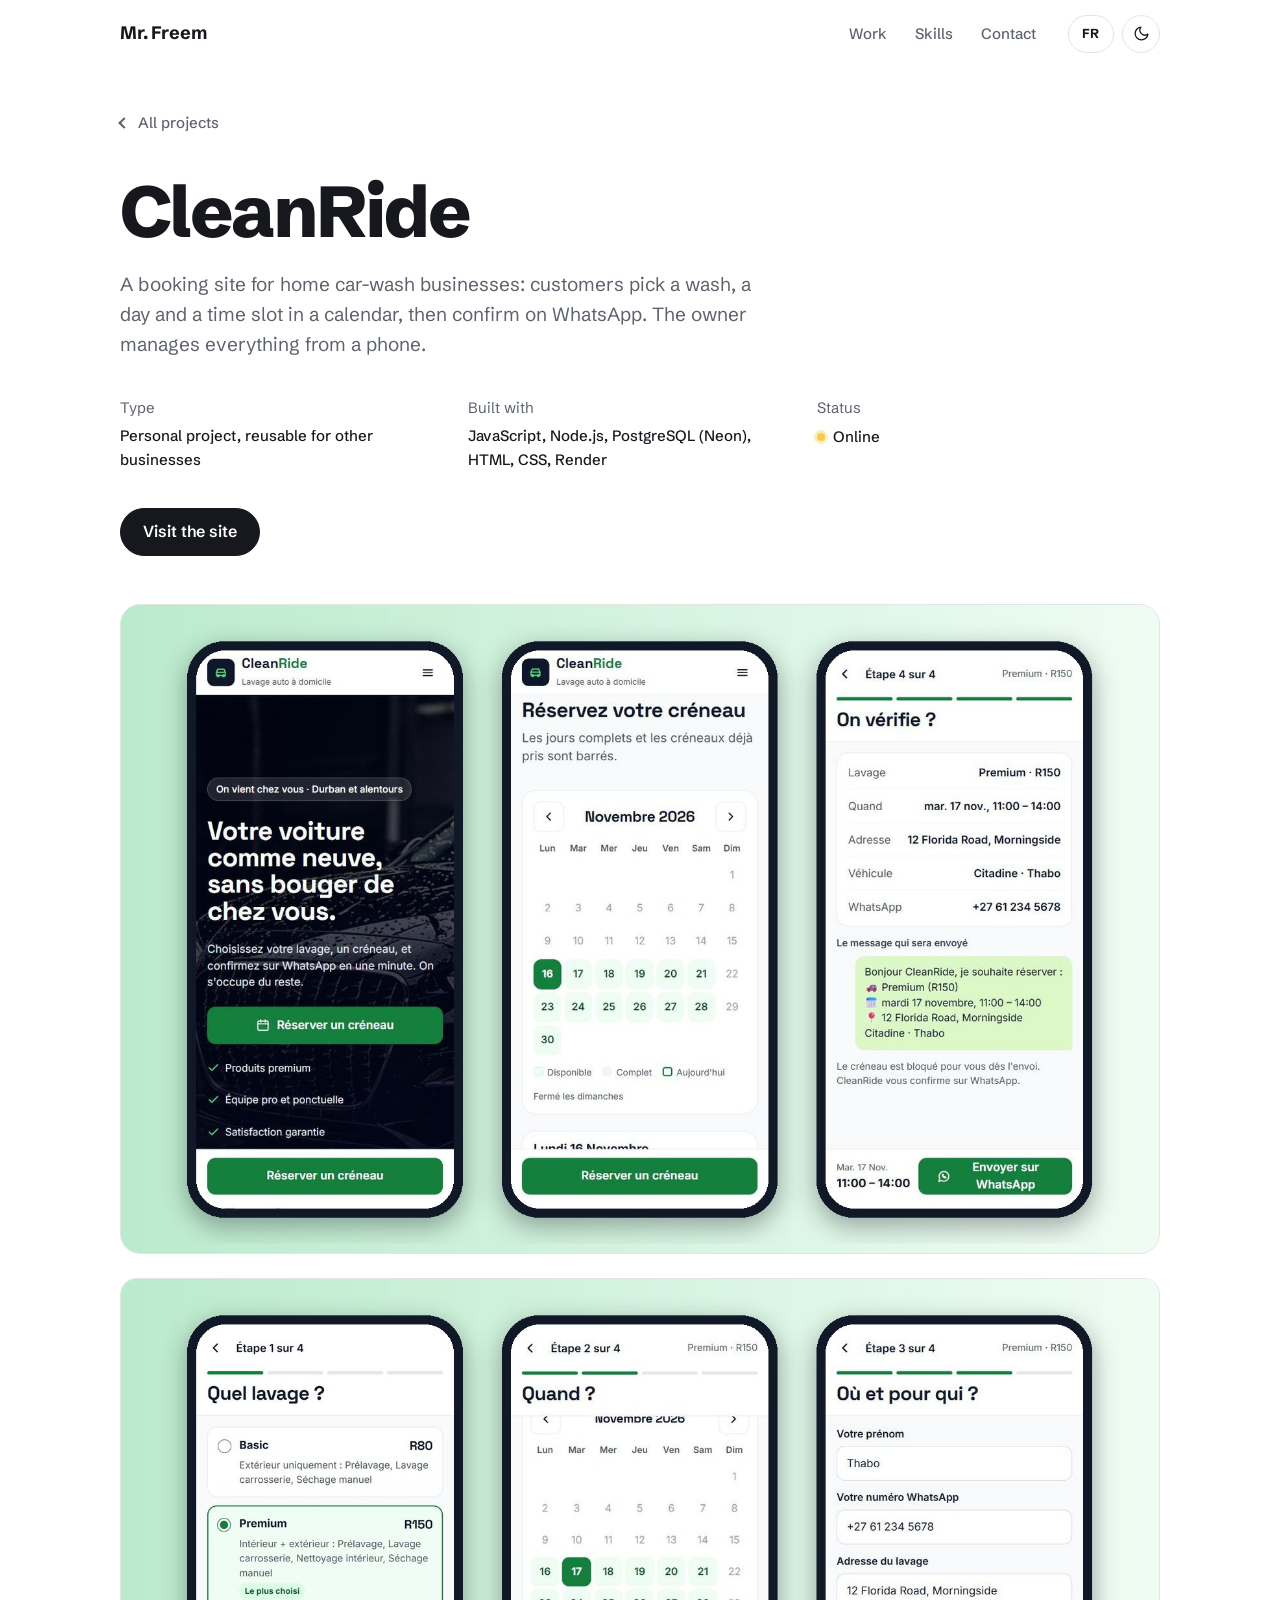
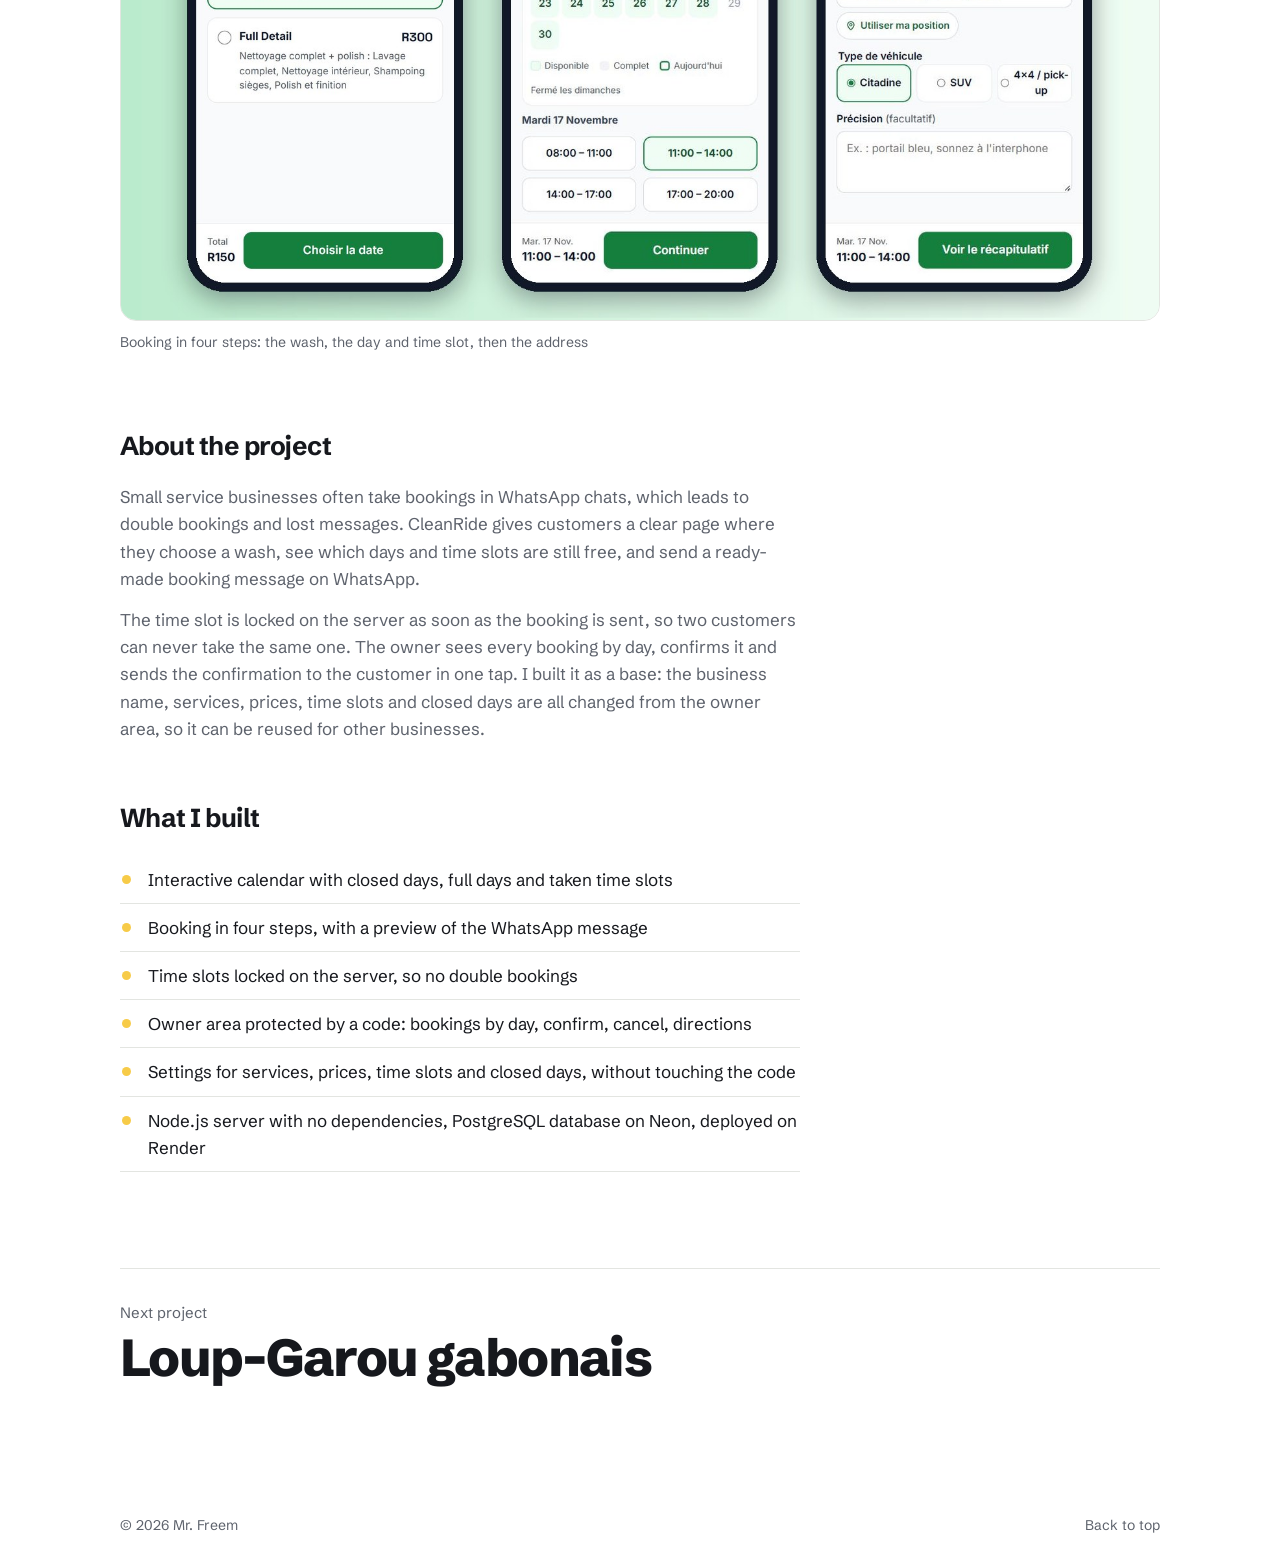
<file: projects/carwash.html>
<!DOCTYPE html>
<html lang="en">
<head>
  <meta charset="UTF-8" />
  <meta name="viewport" content="width=device-width, initial-scale=1.0" />
  <title>CleanRide | Mr. Freem</title>
  <meta name="description" content="A booking site for home car-wash businesses: customers pick a wash, a day and a time slot in a calendar, then confirm on WhatsApp. The owner manages everything from a phone." />
  <meta name="theme-color" content="#ffffff" />
  <meta property="og:type" content="article" />
  <meta property="og:title" content="CleanRide | Mr. Freem" />
  <meta property="og:description" content="A booking site for home car-wash businesses: customers pick a wash, a day and a time slot in a calendar, then confirm on WhatsApp. The owner manages everything from a phone." />
  <link rel="icon" href="data:image/svg+xml,<svg xmlns='http://www.w3.org/2000/svg' viewBox='0 0 64 64'><circle cx='32' cy='32' r='32' fill='%23F7CB48'/><text x='50%' y='56%' dominant-baseline='middle' text-anchor='middle' font-family='Arial' font-weight='700' font-size='34' fill='%2316181d'>F</text></svg>" />
  <script>
    (function () {
      try {
        var saved = localStorage.getItem("theme");
        if (saved === "dark" || (!saved && matchMedia("(prefers-color-scheme: dark)").matches)) {
          document.documentElement.classList.add("dark");
        }
        var lang = localStorage.getItem("lang") || ((navigator.language || "").toLowerCase().indexOf("fr") === 0 ? "fr" : "en");
        if (lang === "fr") {
          document.documentElement.classList.add("i18n-pending");
          setTimeout(function () { document.documentElement.classList.remove("i18n-pending"); }, 1500);
        }
      } catch (e) {}
    })();
  </script>
  <link rel="preconnect" href="https://fonts.googleapis.com" />
  <link rel="preconnect" href="https://fonts.gstatic.com" crossorigin />
  <link href="https://fonts.googleapis.com/css2?family=Schibsted+Grotesk:wght@400;500;600;700;800&display=swap" rel="stylesheet" />
  <link rel="stylesheet" href="../css/style.css" />
</head>
<body>

<a class="skip-link" href="#main">Skip to content</a>

<header class="site-header">
  <div class="container header-inner">
    <a class="brand" href="../index.html">Mr. Freem</a>
    <nav class="nav" aria-label="Main navigation">
      <a href="../index.html#work">Work</a>
      <a href="../index.html#skills">Skills</a>
      <a href="../index.html#contact">Contact</a>
    </nav>
    <div class="header-tools">
      <button type="button" class="lang-btn" id="langToggle" lang="fr" aria-label="Voir le site en français">FR</button>
      <button type="button" class="theme-btn" id="themeToggle" aria-label="Switch to dark mode" aria-pressed="false">
      <svg class="icon-moon" viewBox="0 0 24 24" aria-hidden="true"><path d="M21 12.8A9 9 0 1 1 11.2 3a7 7 0 0 0 9.8 9.8z"/></svg>
      <svg class="icon-sun" viewBox="0 0 24 24" aria-hidden="true"><circle cx="12" cy="12" r="4.5"/><path d="M12 1.5v3M12 19.5v3M4.6 4.6l2.1 2.1M17.3 17.3l2.1 2.1M1.5 12h3M19.5 12h3M4.6 19.4l2.1-2.1M17.3 6.7l2.1-2.1"/></svg>
    </button>
    </div>
  </div>
</header>

<main id="main" class="case container">

  <a class="back-link" href="../index.html#work">All projects</a>

  <header class="case-header">
    <h1>CleanRide</h1>
    <p class="lede">A booking site for home car-wash businesses: customers pick a wash, a day and a time slot in a calendar, then confirm on WhatsApp. The owner manages everything from a phone.</p>

    <dl class="case-meta">
      <div><dt>Type</dt><dd>Personal project, reusable for other businesses</dd></div>
      <div><dt>Built with</dt><dd>JavaScript, Node.js, PostgreSQL (Neon), HTML, CSS, Render</dd></div>
      <div><dt>Status</dt><dd><span class="status status-live">Online</span></dd></div>
    </dl>


      <div class="case-actions">
        <a class="btn btn-solid" href="https://cleanride-vjdp.onrender.com" target="_blank" rel="noopener noreferrer">Visit the site</a>
      </div>
  </header>

  <!-- Screenshot: images/projects/carwash.jpg (a placeholder shows until it exists) -->
  <div class="cover cover-large" data-label="CleanRide">
    <img src="../images/projects/carwash.jpg" alt="CleanRide home page, booking calendar and summary before sending on WhatsApp" />
  </div>

  <div class="gallery">
    <figure>
      <img src="../images/projects/carwash-flow.jpg" alt="Booking in four steps: the wash, the day and time slot, then the address" loading="lazy" />
      <figcaption>Booking in four steps: the wash, the day and time slot, then the address</figcaption>
    </figure>
  </div>

  <div class="case-body">
      <section class="case-section">
        <h2>About the project</h2>
        <p>Small service businesses often take bookings in WhatsApp chats, which leads to double bookings and lost messages. CleanRide gives customers a clear page where they choose a wash, see which days and time slots are still free, and send a ready-made booking message on WhatsApp.</p>
        <p>The time slot is locked on the server as soon as the booking is sent, so two customers can never take the same one. The owner sees every booking by day, confirms it and sends the confirmation to the customer in one tap. I built it as a base: the business name, services, prices, time slots and closed days are all changed from the owner area, so it can be reused for other businesses.</p>
      </section>

      <section class="case-section">
        <h2>What I built</h2>
        <ul class="checklist">
          <li>Interactive calendar with closed days, full days and taken time slots</li>
          <li>Booking in four steps, with a preview of the WhatsApp message</li>
          <li>Time slots locked on the server, so no double bookings</li>
          <li>Owner area protected by a code: bookings by day, confirm, cancel, directions</li>
          <li>Settings for services, prices, time slots and closed days, without touching the code</li>
          <li>Node.js server with no dependencies, PostgreSQL database on Neon, deployed on Render</li>
        </ul>
      </section>
  </div>

  <a class="next-project" href="loupgarou.html">
    <span>Next project</span>
    <strong>Loup-Garou gabonais</strong>
  </a>

</main>

<footer class="site-footer">
  <div class="container footer-inner">
    <p>© <span id="year"></span> Mr. Freem</p>
    <a href="#main">Back to top</a>
  </div>
</footer>

<script src="../js/i18n.js"></script>
<script src="../js/main.js"></script>
</body>
</html>
</file>
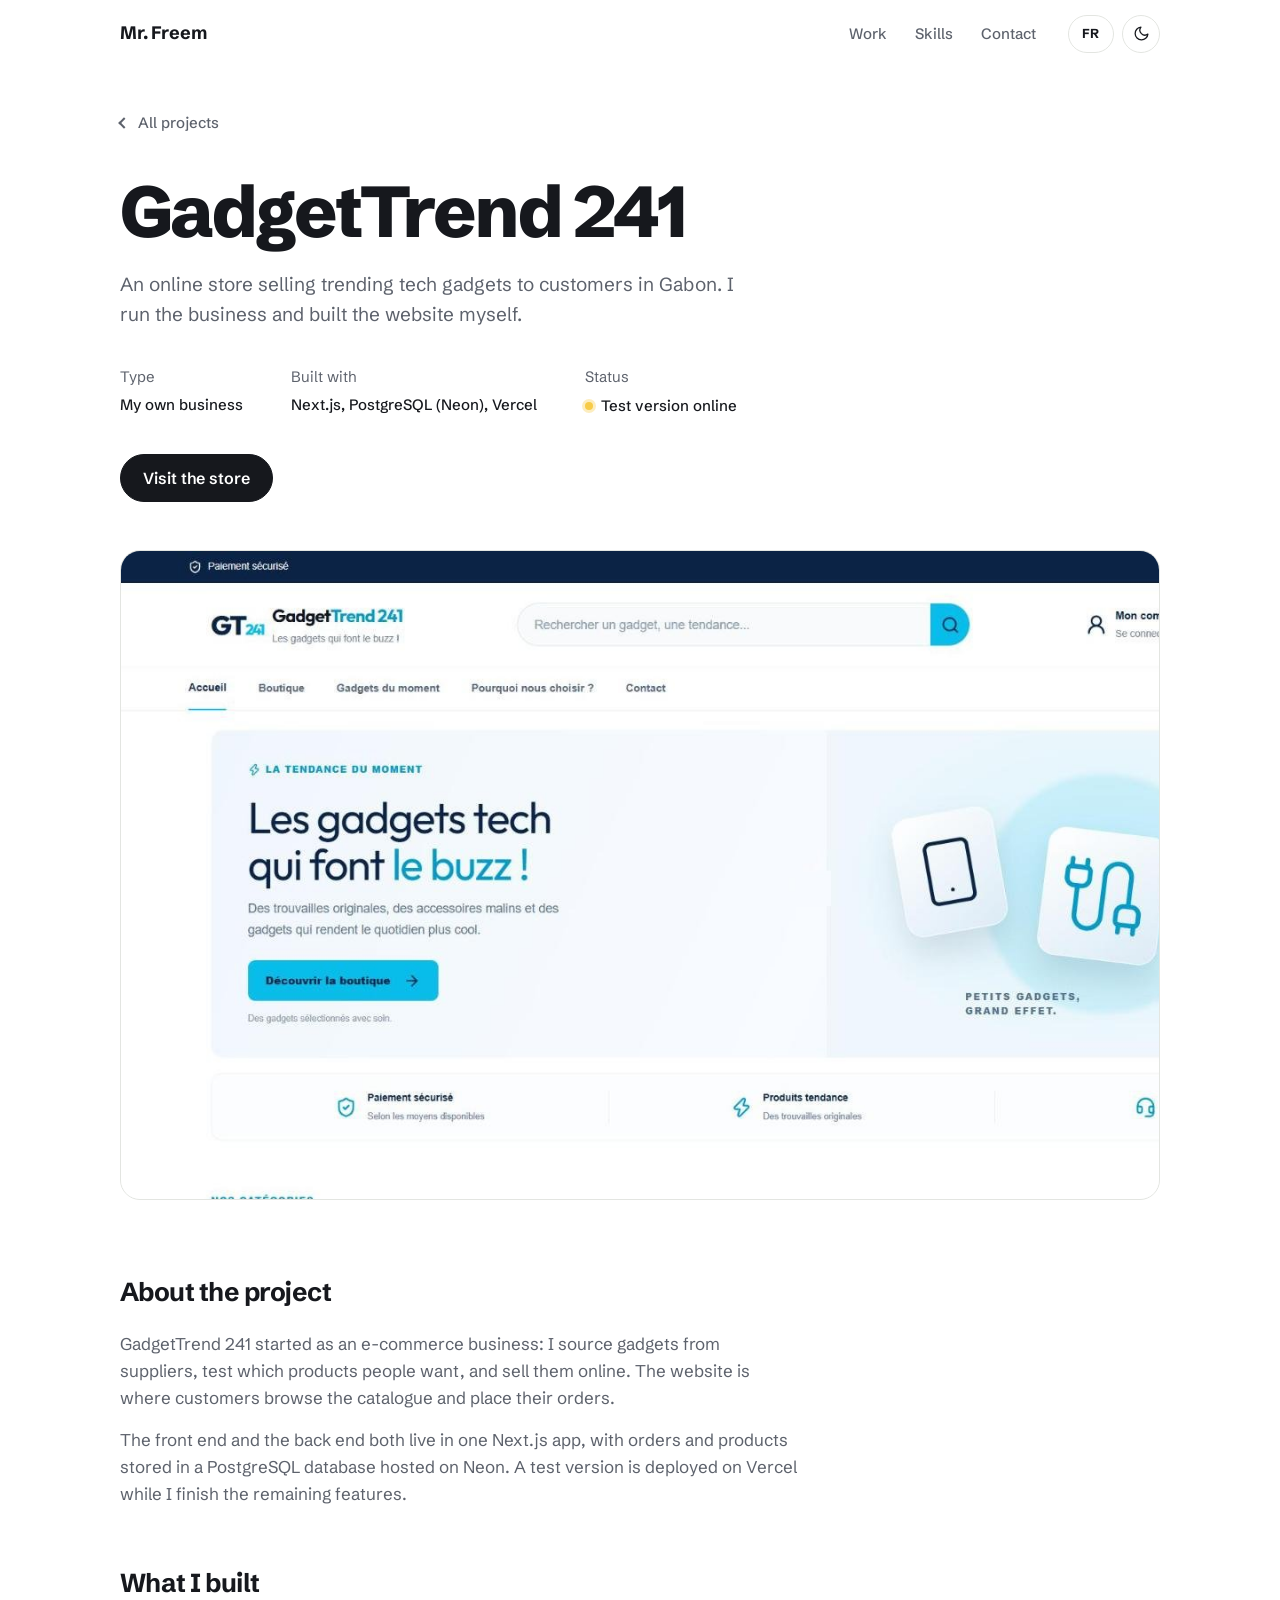
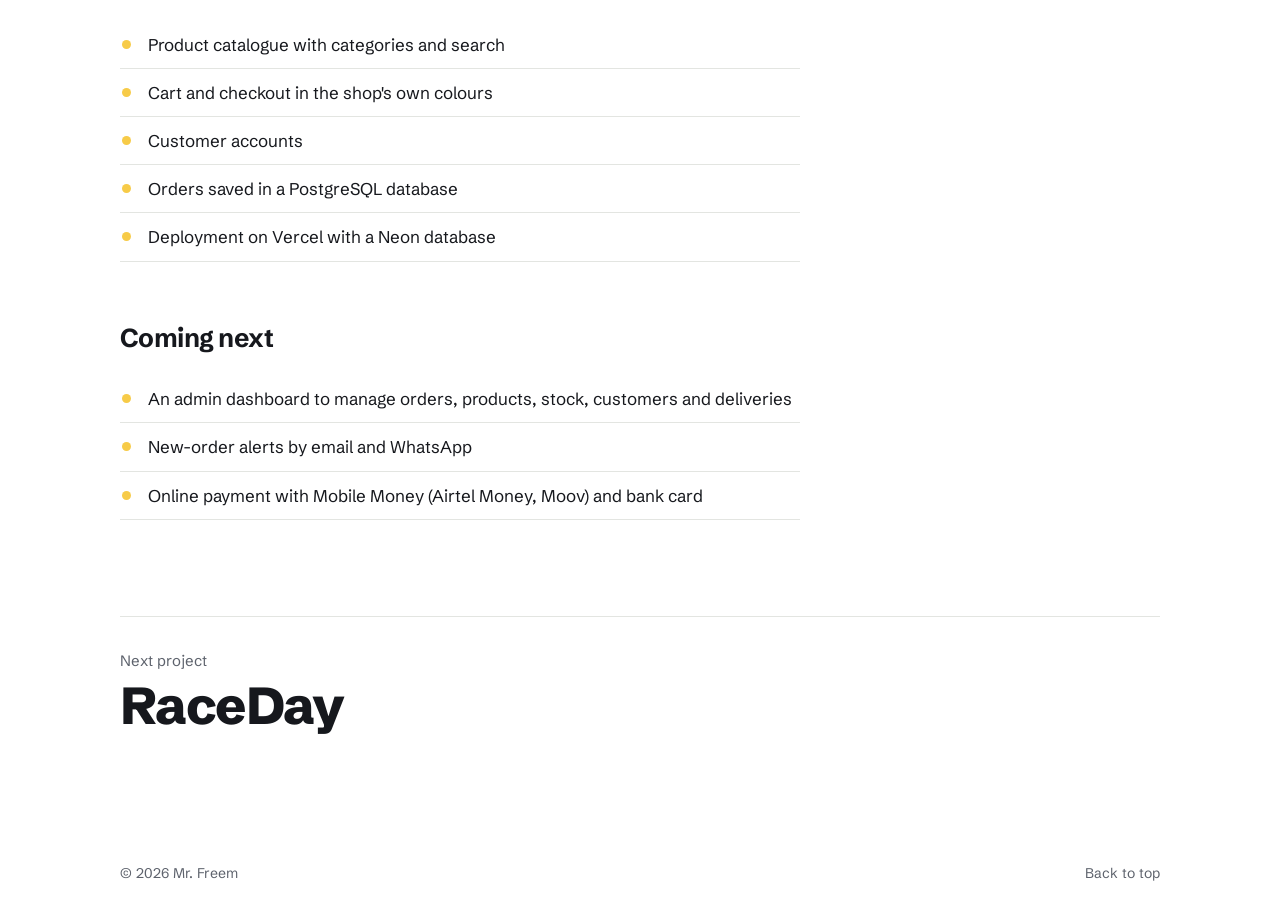
<file: projects/gagdettrend241.html>
<!DOCTYPE html>
<html lang="en">
<head>
  <meta charset="UTF-8" />
  <meta name="viewport" content="width=device-width, initial-scale=1.0" />
  <title>GadgetTrend 241 | Mr. Freem</title>
  <meta name="description" content="An online store selling trending tech gadgets to customers in Gabon. I run the business and built the website myself." />
  <meta name="theme-color" content="#ffffff" />
  <meta property="og:type" content="article" />
  <meta property="og:title" content="GadgetTrend 241 | Mr. Freem" />
  <meta property="og:description" content="An online store selling trending tech gadgets to customers in Gabon. I run the business and built the website myself." />
  <link rel="icon" href="data:image/svg+xml,<svg xmlns='http://www.w3.org/2000/svg' viewBox='0 0 64 64'><circle cx='32' cy='32' r='32' fill='%23F7CB48'/><text x='50%' y='56%' dominant-baseline='middle' text-anchor='middle' font-family='Arial' font-weight='700' font-size='34' fill='%2316181d'>F</text></svg>" />
  <script>
    (function () {
      try {
        var saved = localStorage.getItem("theme");
        if (saved === "dark" || (!saved && matchMedia("(prefers-color-scheme: dark)").matches)) {
          document.documentElement.classList.add("dark");
        }
        var lang = localStorage.getItem("lang") || ((navigator.language || "").toLowerCase().indexOf("fr") === 0 ? "fr" : "en");
        if (lang === "fr") {
          document.documentElement.classList.add("i18n-pending");
          setTimeout(function () { document.documentElement.classList.remove("i18n-pending"); }, 1500);
        }
      } catch (e) {}
    })();
  </script>
  <link rel="preconnect" href="https://fonts.googleapis.com" />
  <link rel="preconnect" href="https://fonts.gstatic.com" crossorigin />
  <link href="https://fonts.googleapis.com/css2?family=Schibsted+Grotesk:wght@400;500;600;700;800&display=swap" rel="stylesheet" />
  <link rel="stylesheet" href="../css/style.css" />
</head>
<body>

<a class="skip-link" href="#main">Skip to content</a>

<header class="site-header">
  <div class="container header-inner">
    <a class="brand" href="../index.html">Mr. Freem</a>
    <nav class="nav" aria-label="Main navigation">
      <a href="../index.html#work">Work</a>
      <a href="../index.html#skills">Skills</a>
      <a href="../index.html#contact">Contact</a>
    </nav>
    <div class="header-tools">
      <button type="button" class="lang-btn" id="langToggle" lang="fr" aria-label="Voir le site en français">FR</button>
      <button type="button" class="theme-btn" id="themeToggle" aria-label="Switch to dark mode" aria-pressed="false">
      <svg class="icon-moon" viewBox="0 0 24 24" aria-hidden="true"><path d="M21 12.8A9 9 0 1 1 11.2 3a7 7 0 0 0 9.8 9.8z"/></svg>
      <svg class="icon-sun" viewBox="0 0 24 24" aria-hidden="true"><circle cx="12" cy="12" r="4.5"/><path d="M12 1.5v3M12 19.5v3M4.6 4.6l2.1 2.1M17.3 17.3l2.1 2.1M1.5 12h3M19.5 12h3M4.6 19.4l2.1-2.1M17.3 6.7l2.1-2.1"/></svg>
    </button>
    </div>
  </div>
</header>

<main id="main" class="case container">

  <a class="back-link" href="../index.html#work">All projects</a>

  <header class="case-header">
    <h1>GadgetTrend 241</h1>
    <p class="lede">An online store selling trending tech gadgets to customers in Gabon. I run the business and built the website myself.</p>

    <dl class="case-meta">
      <div><dt>Type</dt><dd>My own business</dd></div>
      <div><dt>Built with</dt><dd>Next.js, PostgreSQL (Neon), Vercel</dd></div>
      <div><dt>Status</dt><dd><span class="status status-live">Test version online</span></dd></div>
    </dl>

      <div class="case-actions">
        <a class="btn btn-solid" href="https://gagdettrend241-tgey.vercel.app/" target="_blank" rel="noopener noreferrer">Visit the store</a>
      </div>
  </header>

  <!-- Screenshot: images/projects/gagdettrend241.jpg (a placeholder shows until it exists) -->
  <div class="cover cover-large" data-label="GadgetTrend 241">
    <img src="../images/projects/gagdettrend241.jpg" alt="Screenshot of GadgetTrend 241" />
  </div>


  <div class="case-body">
      <section class="case-section">
        <h2>About the project</h2>
        <p>GadgetTrend 241 started as an e-commerce business: I source gadgets from suppliers, test which products people want, and sell them online. The website is where customers browse the catalogue and place their orders.</p>
        <p>The front end and the back end both live in one Next.js app, with orders and products stored in a PostgreSQL database hosted on Neon. A test version is deployed on Vercel while I finish the remaining features.</p>
      </section>

      <section class="case-section">
        <h2>What I built</h2>
        <ul class="checklist">
          <li>Product catalogue with categories and search</li>
          <li>Cart and checkout in the shop's own colours</li>
          <li>Customer accounts</li>
          <li>Orders saved in a PostgreSQL database</li>
          <li>Deployment on Vercel with a Neon database</li>
        </ul>
      </section>

      <section class="case-section">
        <h2>Coming next</h2>
        <ul class="checklist">
          <li>An admin dashboard to manage orders, products, stock, customers and deliveries</li>
          <li>New-order alerts by email and WhatsApp</li>
          <li>Online payment with Mobile Money (Airtel Money, Moov) and bank card</li>
        </ul>
      </section>
  </div>

  <a class="next-project" href="raceday.html">
    <span>Next project</span>
    <strong>RaceDay</strong>
  </a>

</main>

<footer class="site-footer">
  <div class="container footer-inner">
    <p>© <span id="year"></span> Mr. Freem</p>
    <a href="#main">Back to top</a>
  </div>
</footer>

<script src="../js/i18n.js"></script>
<script src="../js/main.js"></script>
</body>
</html>
</file>
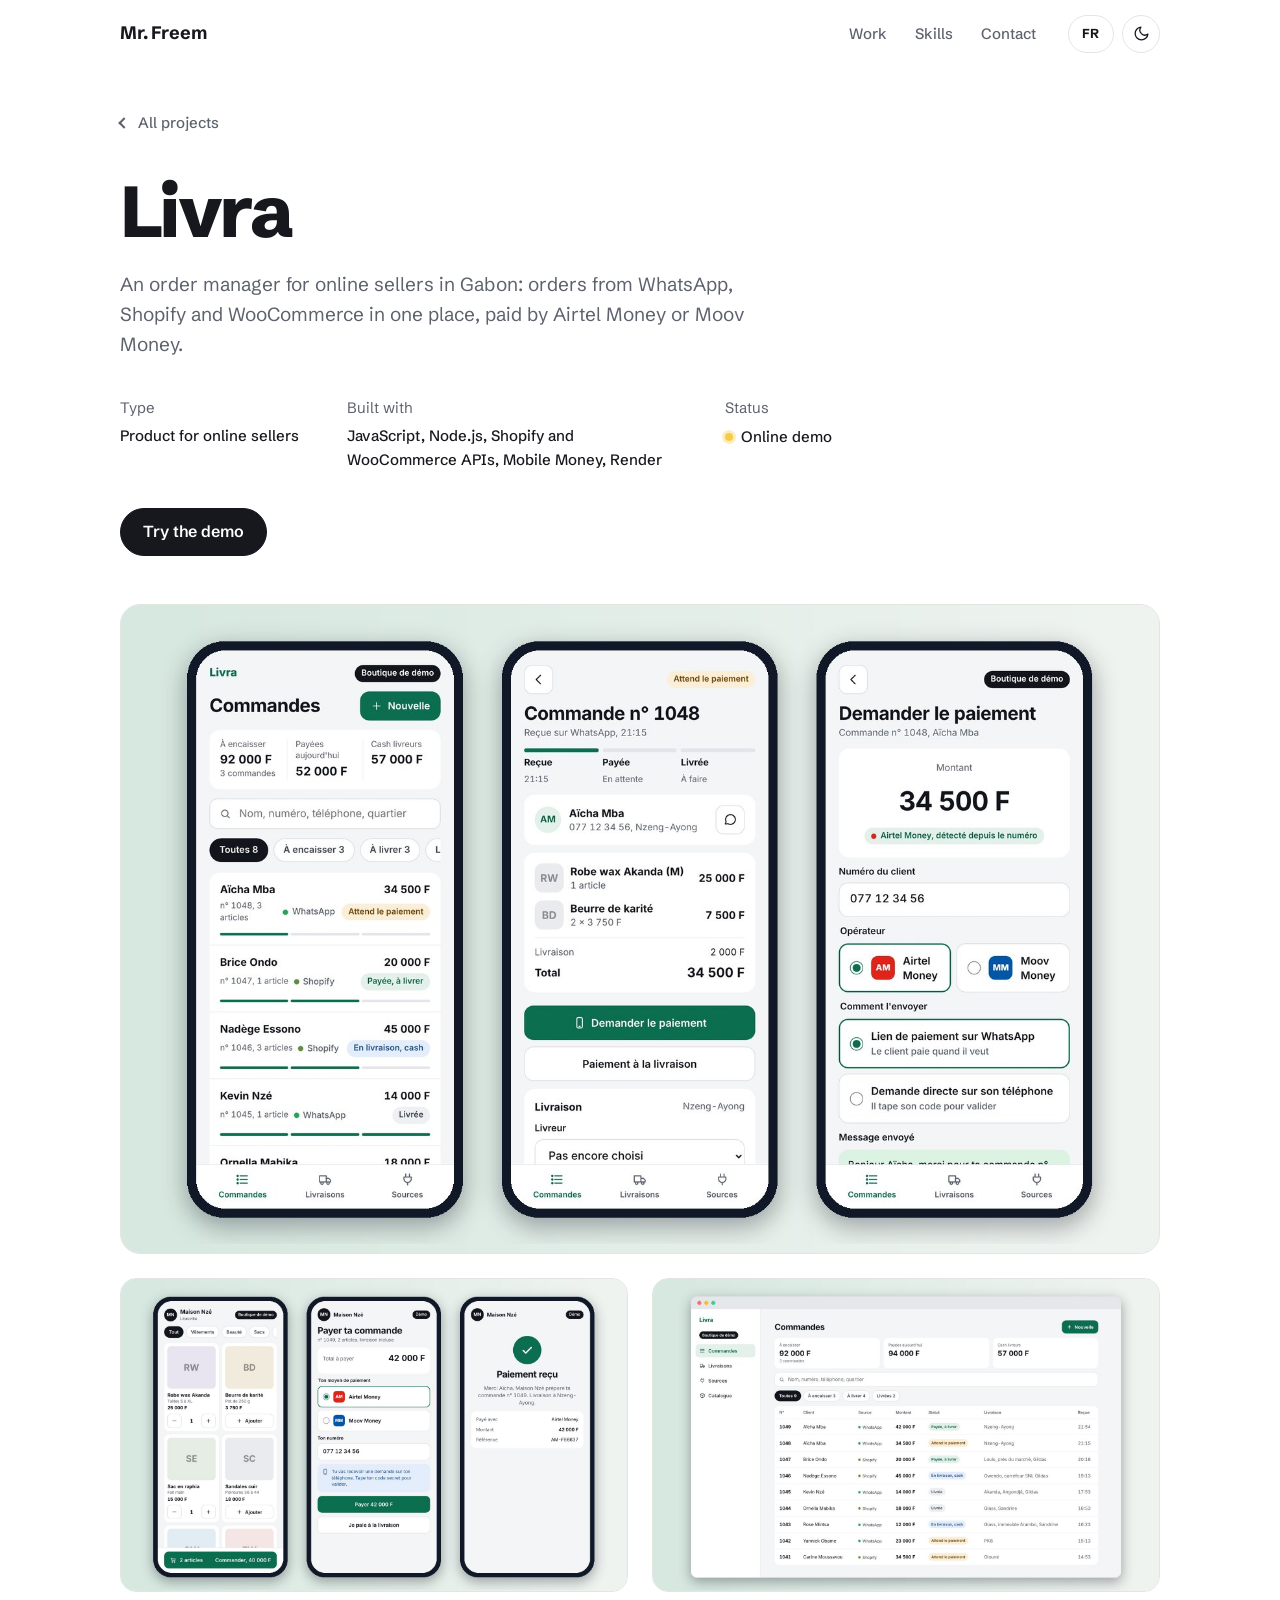
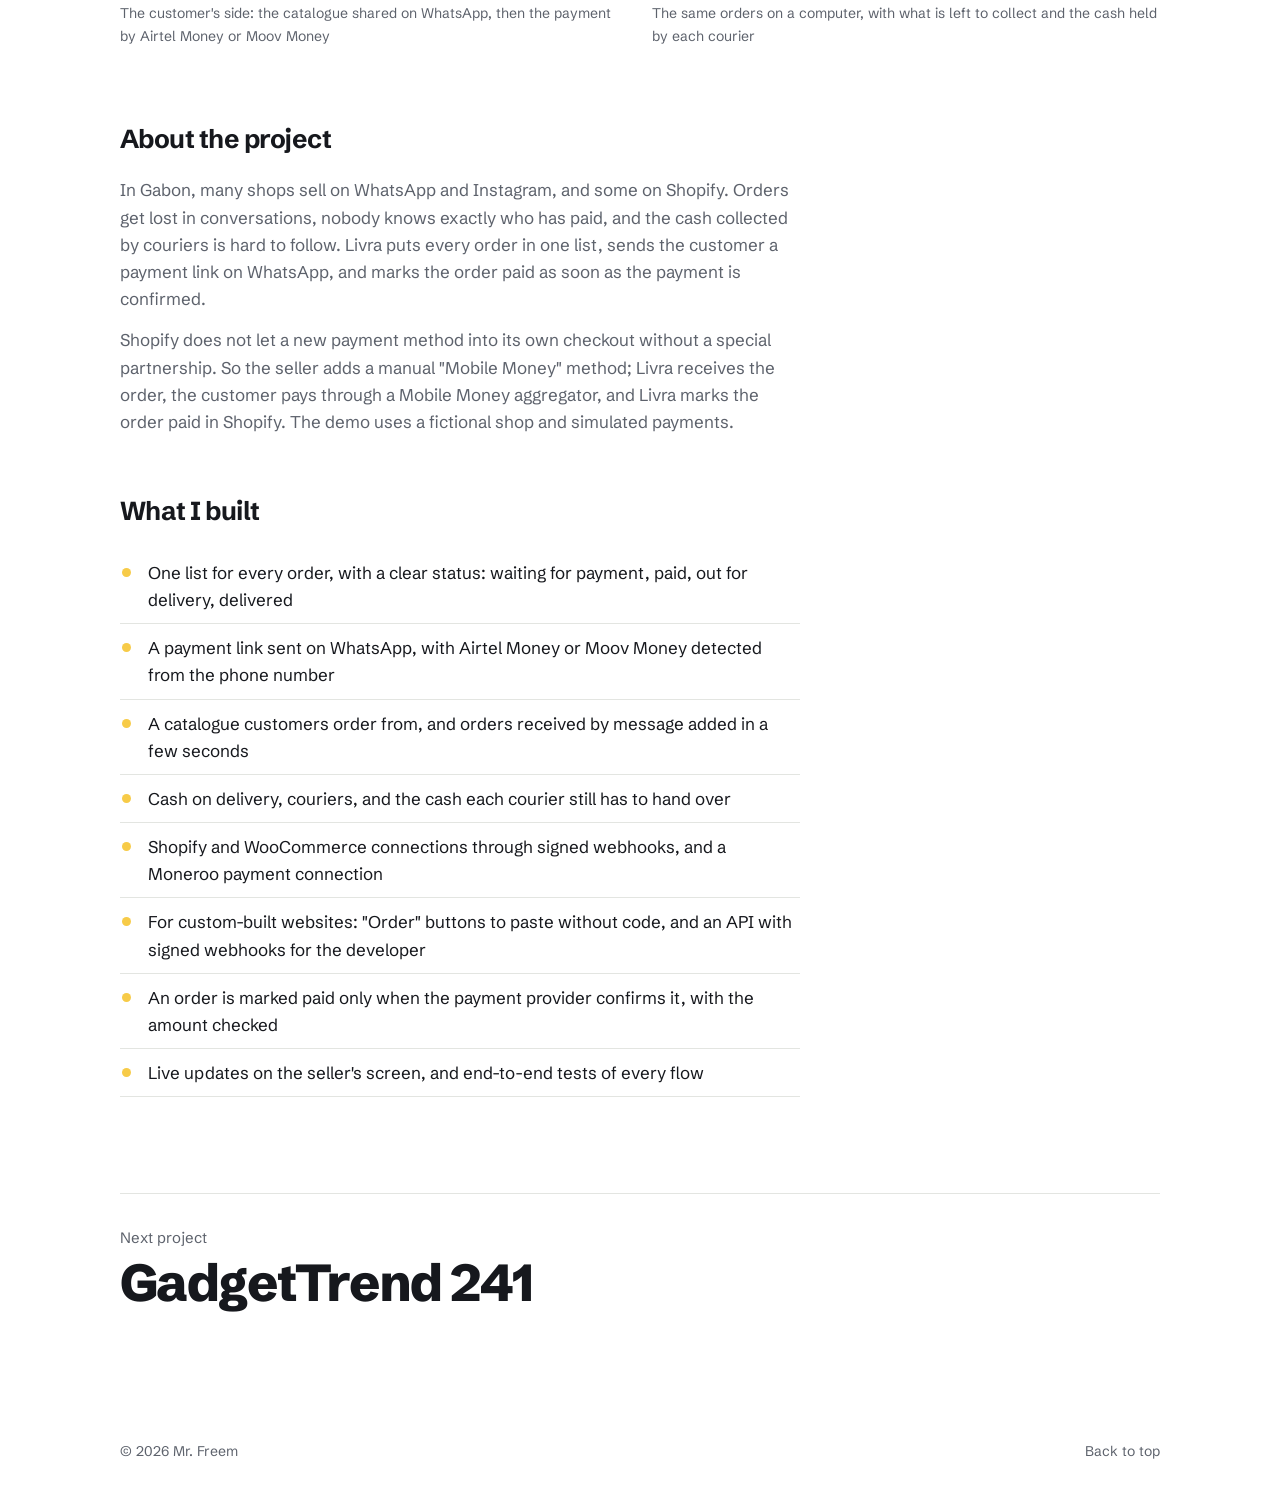
<file: projects/livra.html>
<!DOCTYPE html>
<html lang="en">
<head>
  <meta charset="UTF-8" />
  <meta name="viewport" content="width=device-width, initial-scale=1.0" />
  <title>Livra | Mr. Freem</title>
  <meta name="description" content="An order manager for online sellers in Gabon: orders from WhatsApp, Shopify and WooCommerce in one place, paid by Airtel Money or Moov Money." />
  <meta name="theme-color" content="#ffffff" />
  <meta property="og:type" content="article" />
  <meta property="og:title" content="Livra | Mr. Freem" />
  <meta property="og:description" content="An order manager for online sellers in Gabon: orders from WhatsApp, Shopify and WooCommerce in one place, paid by Airtel Money or Moov Money." />
  <link rel="icon" href="data:image/svg+xml,<svg xmlns='http://www.w3.org/2000/svg' viewBox='0 0 64 64'><circle cx='32' cy='32' r='32' fill='%23F7CB48'/><text x='50%' y='56%' dominant-baseline='middle' text-anchor='middle' font-family='Arial' font-weight='700' font-size='34' fill='%2316181d'>F</text></svg>" />
  <script>
    (function () {
      try {
        var saved = localStorage.getItem("theme");
        if (saved === "dark" || (!saved && matchMedia("(prefers-color-scheme: dark)").matches)) {
          document.documentElement.classList.add("dark");
        }
        var lang = localStorage.getItem("lang") || ((navigator.language || "").toLowerCase().indexOf("fr") === 0 ? "fr" : "en");
        if (lang === "fr") {
          document.documentElement.classList.add("i18n-pending");
          setTimeout(function () { document.documentElement.classList.remove("i18n-pending"); }, 1500);
        }
      } catch (e) {}
    })();
  </script>
  <link rel="preconnect" href="https://fonts.googleapis.com" />
  <link rel="preconnect" href="https://fonts.gstatic.com" crossorigin />
  <link href="https://fonts.googleapis.com/css2?family=Schibsted+Grotesk:wght@400;500;600;700;800&display=swap" rel="stylesheet" />
  <link rel="stylesheet" href="../css/style.css" />
</head>
<body>

<a class="skip-link" href="#main">Skip to content</a>

<header class="site-header">
  <div class="container header-inner">
    <a class="brand" href="../index.html">Mr. Freem</a>
    <nav class="nav" aria-label="Main navigation">
      <a href="../index.html#work">Work</a>
      <a href="../index.html#skills">Skills</a>
      <a href="../index.html#contact">Contact</a>
    </nav>
    <div class="header-tools">
      <button type="button" class="lang-btn" id="langToggle" lang="fr" aria-label="Voir le site en français">FR</button>
      <button type="button" class="theme-btn" id="themeToggle" aria-label="Switch to dark mode" aria-pressed="false">
      <svg class="icon-moon" viewBox="0 0 24 24" aria-hidden="true"><path d="M21 12.8A9 9 0 1 1 11.2 3a7 7 0 0 0 9.8 9.8z"/></svg>
      <svg class="icon-sun" viewBox="0 0 24 24" aria-hidden="true"><circle cx="12" cy="12" r="4.5"/><path d="M12 1.5v3M12 19.5v3M4.6 4.6l2.1 2.1M17.3 17.3l2.1 2.1M1.5 12h3M19.5 12h3M4.6 19.4l2.1-2.1M17.3 6.7l2.1-2.1"/></svg>
    </button>
    </div>
  </div>
</header>

<main id="main" class="case container">

  <a class="back-link" href="../index.html#work">All projects</a>

  <header class="case-header">
    <h1>Livra</h1>
    <p class="lede">An order manager for online sellers in Gabon: orders from WhatsApp, Shopify and WooCommerce in one place, paid by Airtel Money or Moov Money.</p>

    <dl class="case-meta">
      <div><dt>Type</dt><dd>Product for online sellers</dd></div>
      <div><dt>Built with</dt><dd>JavaScript, Node.js, Shopify and WooCommerce APIs, Mobile Money, Render</dd></div>
      <div><dt>Status</dt><dd><span class="status status-live">Online demo</span></dd></div>
    </dl>

      <div class="case-actions">
        <a class="btn btn-solid" href="https://livra-al6r.onrender.com" target="_blank" rel="noopener noreferrer">Try the demo</a>
      </div>
  </header>

    <div class="cover cover-large" data-label="Livra">
    <img src="../images/projects/livra.jpg" alt="The seller's order list, one order with its progress, and the Mobile Money payment request" />
  </div>

  <div class="gallery">
    <figure>
      <img src="../images/projects/livra-client.jpg" alt="The customer's catalogue, the Airtel Money or Moov Money payment page and the payment received" loading="lazy" />
      <figcaption>The customer's side: the catalogue shared on WhatsApp, then the payment by Airtel Money or Moov Money</figcaption>
    </figure>
    <figure>
      <img src="../images/projects/livra-desktop.jpg" alt="The order table on a computer, with amounts to collect, paid today and cash held by couriers" loading="lazy" />
      <figcaption>The same orders on a computer, with what is left to collect and the cash held by each courier</figcaption>
    </figure>
  </div>

  <div class="case-body">
      <section class="case-section">
        <h2>About the project</h2>
        <p>In Gabon, many shops sell on WhatsApp and Instagram, and some on Shopify. Orders get lost in conversations, nobody knows exactly who has paid, and the cash collected by couriers is hard to follow. Livra puts every order in one list, sends the customer a payment link on WhatsApp, and marks the order paid as soon as the payment is confirmed.</p>
        <p>Shopify does not let a new payment method into its own checkout without a special partnership. So the seller adds a manual "Mobile Money" method; Livra receives the order, the customer pays through a Mobile Money aggregator, and Livra marks the order paid in Shopify. The demo uses a fictional shop and simulated payments.</p>
      </section>

      <section class="case-section">
        <h2>What I built</h2>
        <ul class="checklist">
          <li>One list for every order, with a clear status: waiting for payment, paid, out for delivery, delivered</li>
          <li>A payment link sent on WhatsApp, with Airtel Money or Moov Money detected from the phone number</li>
          <li>A catalogue customers order from, and orders received by message added in a few seconds</li>
          <li>Cash on delivery, couriers, and the cash each courier still has to hand over</li>
          <li>Shopify and WooCommerce connections through signed webhooks, and a Moneroo payment connection</li>
          <li>For custom-built websites: "Order" buttons to paste without code, and an API with signed webhooks for the developer</li>
          <li>An order is marked paid only when the payment provider confirms it, with the amount checked</li>
          <li>Live updates on the seller's screen, and end-to-end tests of every flow</li>
        </ul>
      </div>

  <a class="next-project" href="gagdettrend241.html">
    <span>Next project</span>
    <strong>GadgetTrend 241</strong>
  </a>

</main>

<footer class="site-footer">
  <div class="container footer-inner">
    <p>© <span id="year"></span> Mr. Freem</p>
    <a href="#main">Back to top</a>
  </div>
</footer>

<script src="../js/i18n.js"></script>
<script src="../js/main.js"></script>
</body>
</html>
</file>
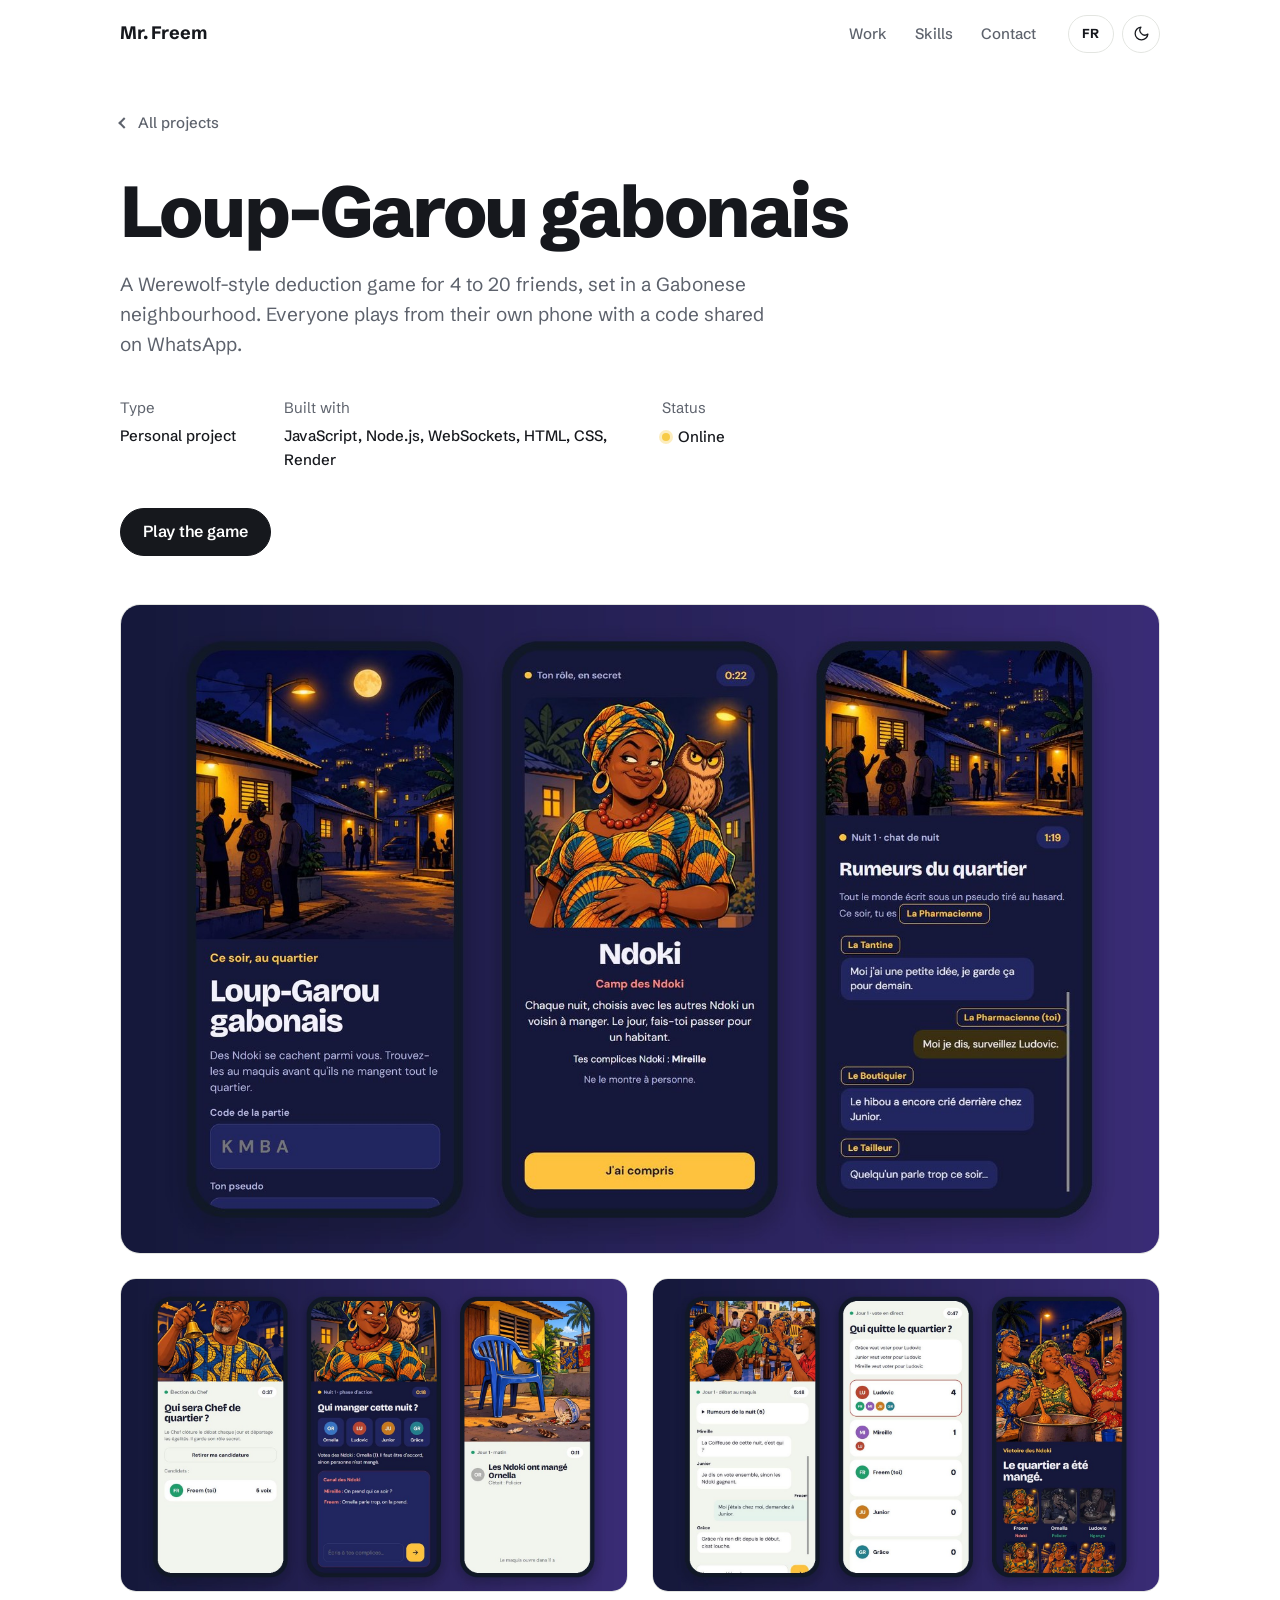
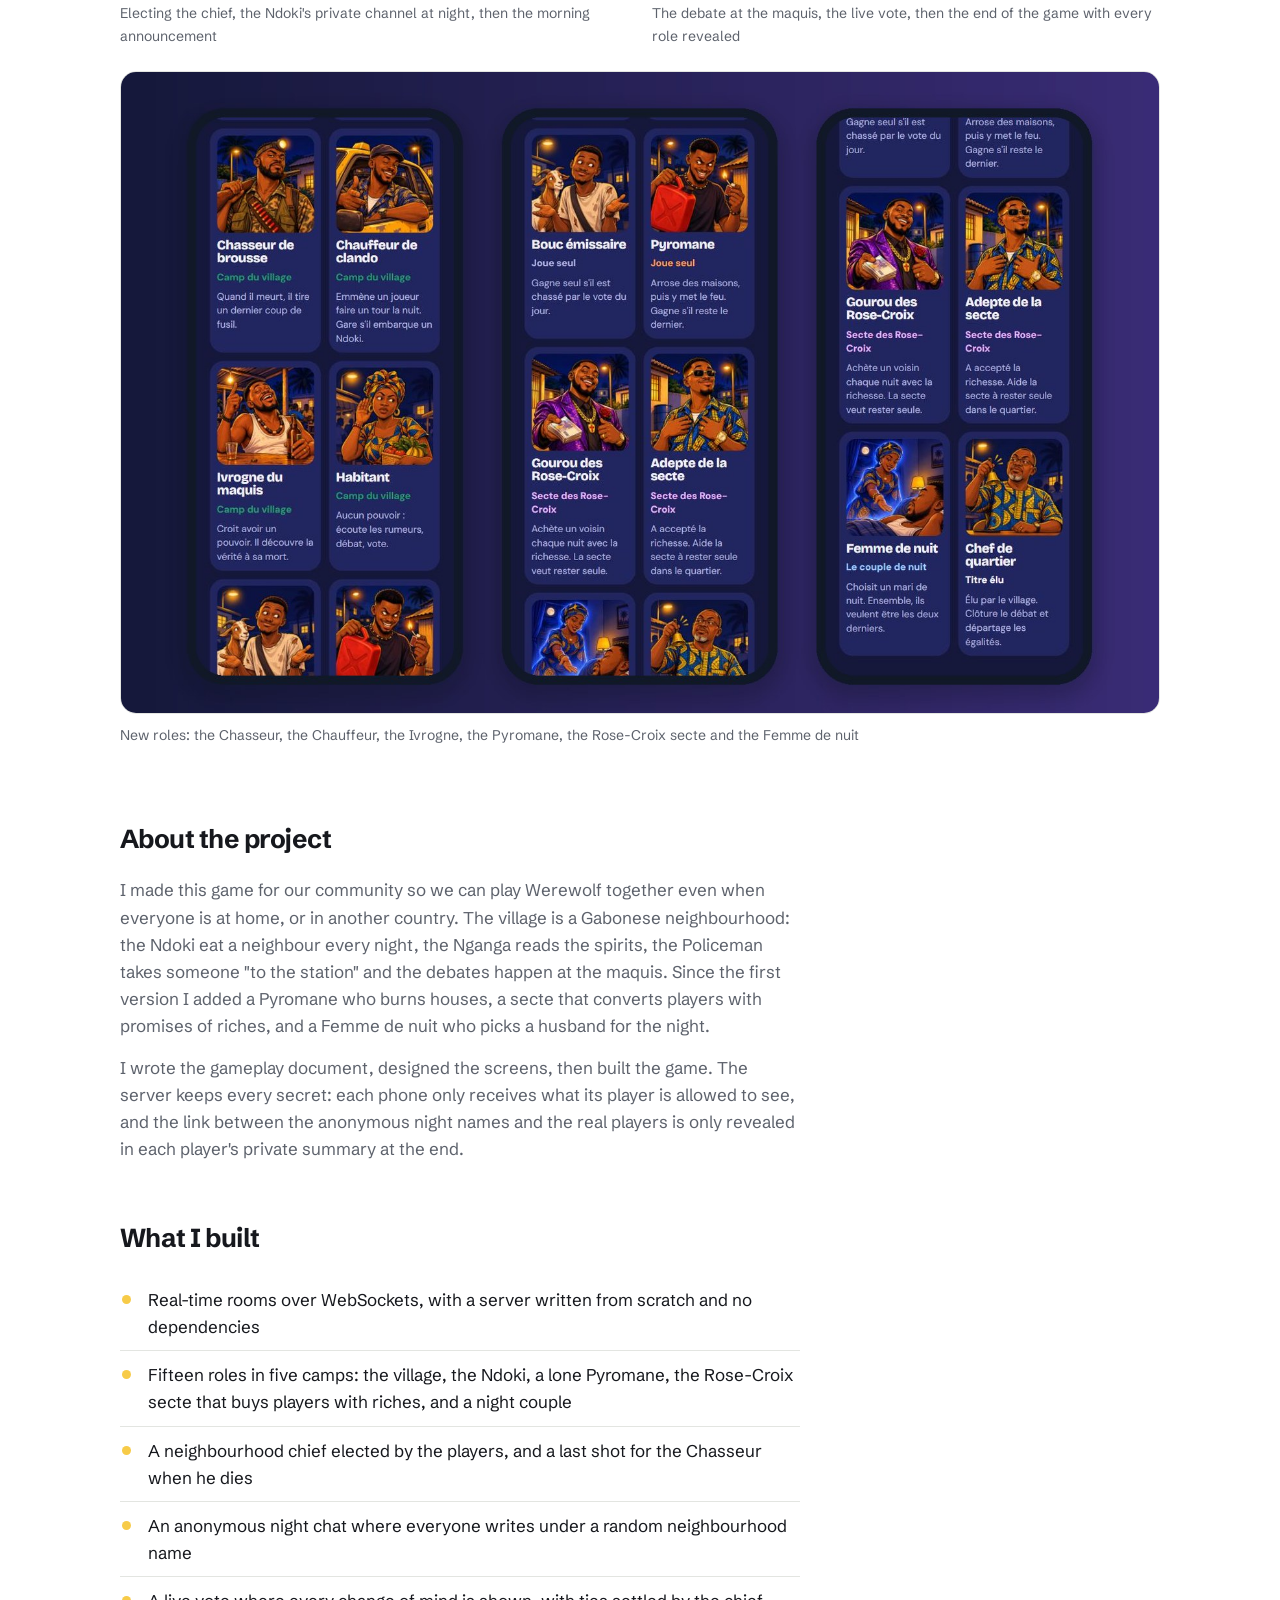
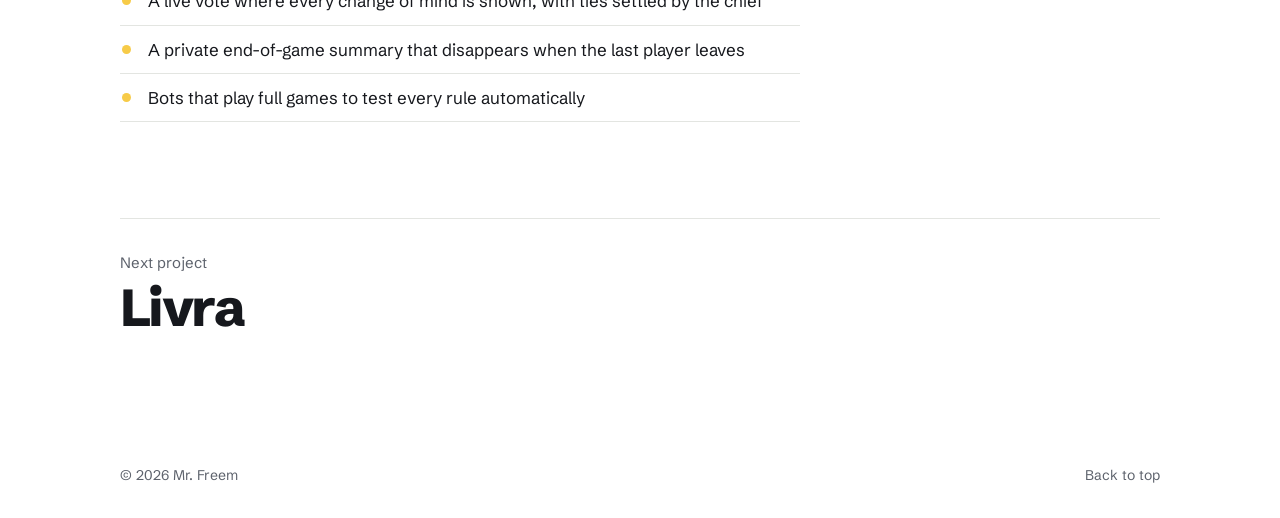
<file: projects/loupgarou.html>
<!DOCTYPE html>
<html lang="en">
<head>
  <meta charset="UTF-8" />
  <meta name="viewport" content="width=device-width, initial-scale=1.0" />
  <title>Loup-Garou gabonais | Mr. Freem</title>
  <meta name="description" content="A Werewolf-style deduction game for 4 to 20 friends, set in a Gabonese neighbourhood. Everyone plays from their own phone with a code shared on WhatsApp." />
  <meta name="theme-color" content="#ffffff" />
  <meta property="og:type" content="article" />
  <meta property="og:title" content="Loup-Garou gabonais | Mr. Freem" />
  <meta property="og:description" content="A Werewolf-style deduction game for 4 to 20 friends, set in a Gabonese neighbourhood. Everyone plays from their own phone with a code shared on WhatsApp." />
  <link rel="icon" href="data:image/svg+xml,<svg xmlns='http://www.w3.org/2000/svg' viewBox='0 0 64 64'><circle cx='32' cy='32' r='32' fill='%23F7CB48'/><text x='50%' y='56%' dominant-baseline='middle' text-anchor='middle' font-family='Arial' font-weight='700' font-size='34' fill='%2316181d'>F</text></svg>" />
  <script>
    (function () {
      try {
        var saved = localStorage.getItem("theme");
        if (saved === "dark" || (!saved && matchMedia("(prefers-color-scheme: dark)").matches)) {
          document.documentElement.classList.add("dark");
        }
        var lang = localStorage.getItem("lang") || ((navigator.language || "").toLowerCase().indexOf("fr") === 0 ? "fr" : "en");
        if (lang === "fr") {
          document.documentElement.classList.add("i18n-pending");
          setTimeout(function () { document.documentElement.classList.remove("i18n-pending"); }, 1500);
        }
      } catch (e) {}
    })();
  </script>
  <link rel="preconnect" href="https://fonts.googleapis.com" />
  <link rel="preconnect" href="https://fonts.gstatic.com" crossorigin />
  <link href="https://fonts.googleapis.com/css2?family=Schibsted+Grotesk:wght@400;500;600;700;800&display=swap" rel="stylesheet" />
  <link rel="stylesheet" href="../css/style.css" />
</head>
<body>

<a class="skip-link" href="#main">Skip to content</a>

<header class="site-header">
  <div class="container header-inner">
    <a class="brand" href="../index.html">Mr. Freem</a>
    <nav class="nav" aria-label="Main navigation">
      <a href="../index.html#work">Work</a>
      <a href="../index.html#skills">Skills</a>
      <a href="../index.html#contact">Contact</a>
    </nav>
    <div class="header-tools">
      <button type="button" class="lang-btn" id="langToggle" lang="fr" aria-label="Voir le site en français">FR</button>
      <button type="button" class="theme-btn" id="themeToggle" aria-label="Switch to dark mode" aria-pressed="false">
      <svg class="icon-moon" viewBox="0 0 24 24" aria-hidden="true"><path d="M21 12.8A9 9 0 1 1 11.2 3a7 7 0 0 0 9.8 9.8z"/></svg>
      <svg class="icon-sun" viewBox="0 0 24 24" aria-hidden="true"><circle cx="12" cy="12" r="4.5"/><path d="M12 1.5v3M12 19.5v3M4.6 4.6l2.1 2.1M17.3 17.3l2.1 2.1M1.5 12h3M19.5 12h3M4.6 19.4l2.1-2.1M17.3 6.7l2.1-2.1"/></svg>
    </button>
    </div>
  </div>
</header>

<main id="main" class="case container">

  <a class="back-link" href="../index.html#work">All projects</a>

  <header class="case-header">
    <h1>Loup-Garou gabonais</h1>
    <p class="lede">A Werewolf-style deduction game for 4 to 20 friends, set in a Gabonese neighbourhood. Everyone plays from their own phone with a code shared on WhatsApp.</p>

    <dl class="case-meta">
      <div><dt>Type</dt><dd>Personal project</dd></div>
      <div><dt>Built with</dt><dd>JavaScript, Node.js, WebSockets, HTML, CSS, Render</dd></div>
      <div><dt>Status</dt><dd><span class="status status-live">Online</span></dd></div>
    </dl>


      <div class="case-actions">
        <a class="btn btn-solid" href="https://loup-garou-gabonais.onrender.com" target="_blank" rel="noopener noreferrer">Play the game</a>
      </div>
  </header>

    <div class="cover cover-large" data-label="Loup-Garou gabonais">
    <img src="../images/projects/loupgarou.jpg" alt="Home page, a secret role card and the anonymous night chat" />
  </div>

  <div class="gallery">
    <figure>
      <img src="../images/projects/loupgarou-night.jpg" alt="Electing the neighbourhood chief, the Ndoki choosing a victim at night, and the morning announcement" loading="lazy" />
      <figcaption>Electing the chief, the Ndoki's private channel at night, then the morning announcement</figcaption>
    </figure>
    <figure>
      <img src="../images/projects/loupgarou-day.jpg" alt="The debate at the maquis, the live vote and the end of the game" loading="lazy" />
      <figcaption>The debate at the maquis, the live vote, then the end of the game with every role revealed</figcaption>
    </figure>
    <figure>
      <img src="../images/projects/loupgarou-roles.jpg" alt="The role cards of the new roles: Chasseur, Chauffeur, Ivrogne, Pyromane, the Rose-Croix secte and the Femme de nuit" loading="lazy" />
      <figcaption>New roles: the Chasseur, the Chauffeur, the Ivrogne, the Pyromane, the Rose-Croix secte and the Femme de nuit</figcaption>
    </figure>
  </div>

  <div class="case-body">
      <section class="case-section">
        <h2>About the project</h2>
        <p>I made this game for our community so we can play Werewolf together even when everyone is at home, or in another country. The village is a Gabonese neighbourhood: the Ndoki eat a neighbour every night, the Nganga reads the spirits, the Policeman takes someone "to the station" and the debates happen at the maquis. Since the first version I added a Pyromane who burns houses, a secte that converts players with promises of riches, and a Femme de nuit who picks a husband for the night.</p>
        <p>I wrote the gameplay document, designed the screens, then built the game. The server keeps every secret: each phone only receives what its player is allowed to see, and the link between the anonymous night names and the real players is only revealed in each player's private summary at the end.</p>
      </section>

      <section class="case-section">
        <h2>What I built</h2>
        <ul class="checklist">
          <li>Real-time rooms over WebSockets, with a server written from scratch and no dependencies</li>
          <li>Fifteen roles in five camps: the village, the Ndoki, a lone Pyromane, the Rose-Croix secte that buys players with riches, and a night couple</li>
          <li>A neighbourhood chief elected by the players, and a last shot for the Chasseur when he dies</li>
          <li>An anonymous night chat where everyone writes under a random neighbourhood name</li>
          <li>A live vote where every change of mind is shown, with ties settled by the chief</li>
          <li>A private end-of-game summary that disappears when the last player leaves</li>
          <li>Bots that play full games to test every rule automatically</li>
        </ul>
      </div>

  <a class="next-project" href="livra.html">
    <span>Next project</span>
    <strong>Livra</strong>
  </a>

</main>

<footer class="site-footer">
  <div class="container footer-inner">
    <p>© <span id="year"></span> Mr. Freem</p>
    <a href="#main">Back to top</a>
  </div>
</footer>

<script src="../js/i18n.js"></script>
<script src="../js/main.js"></script>
</body>
</html>
</file>
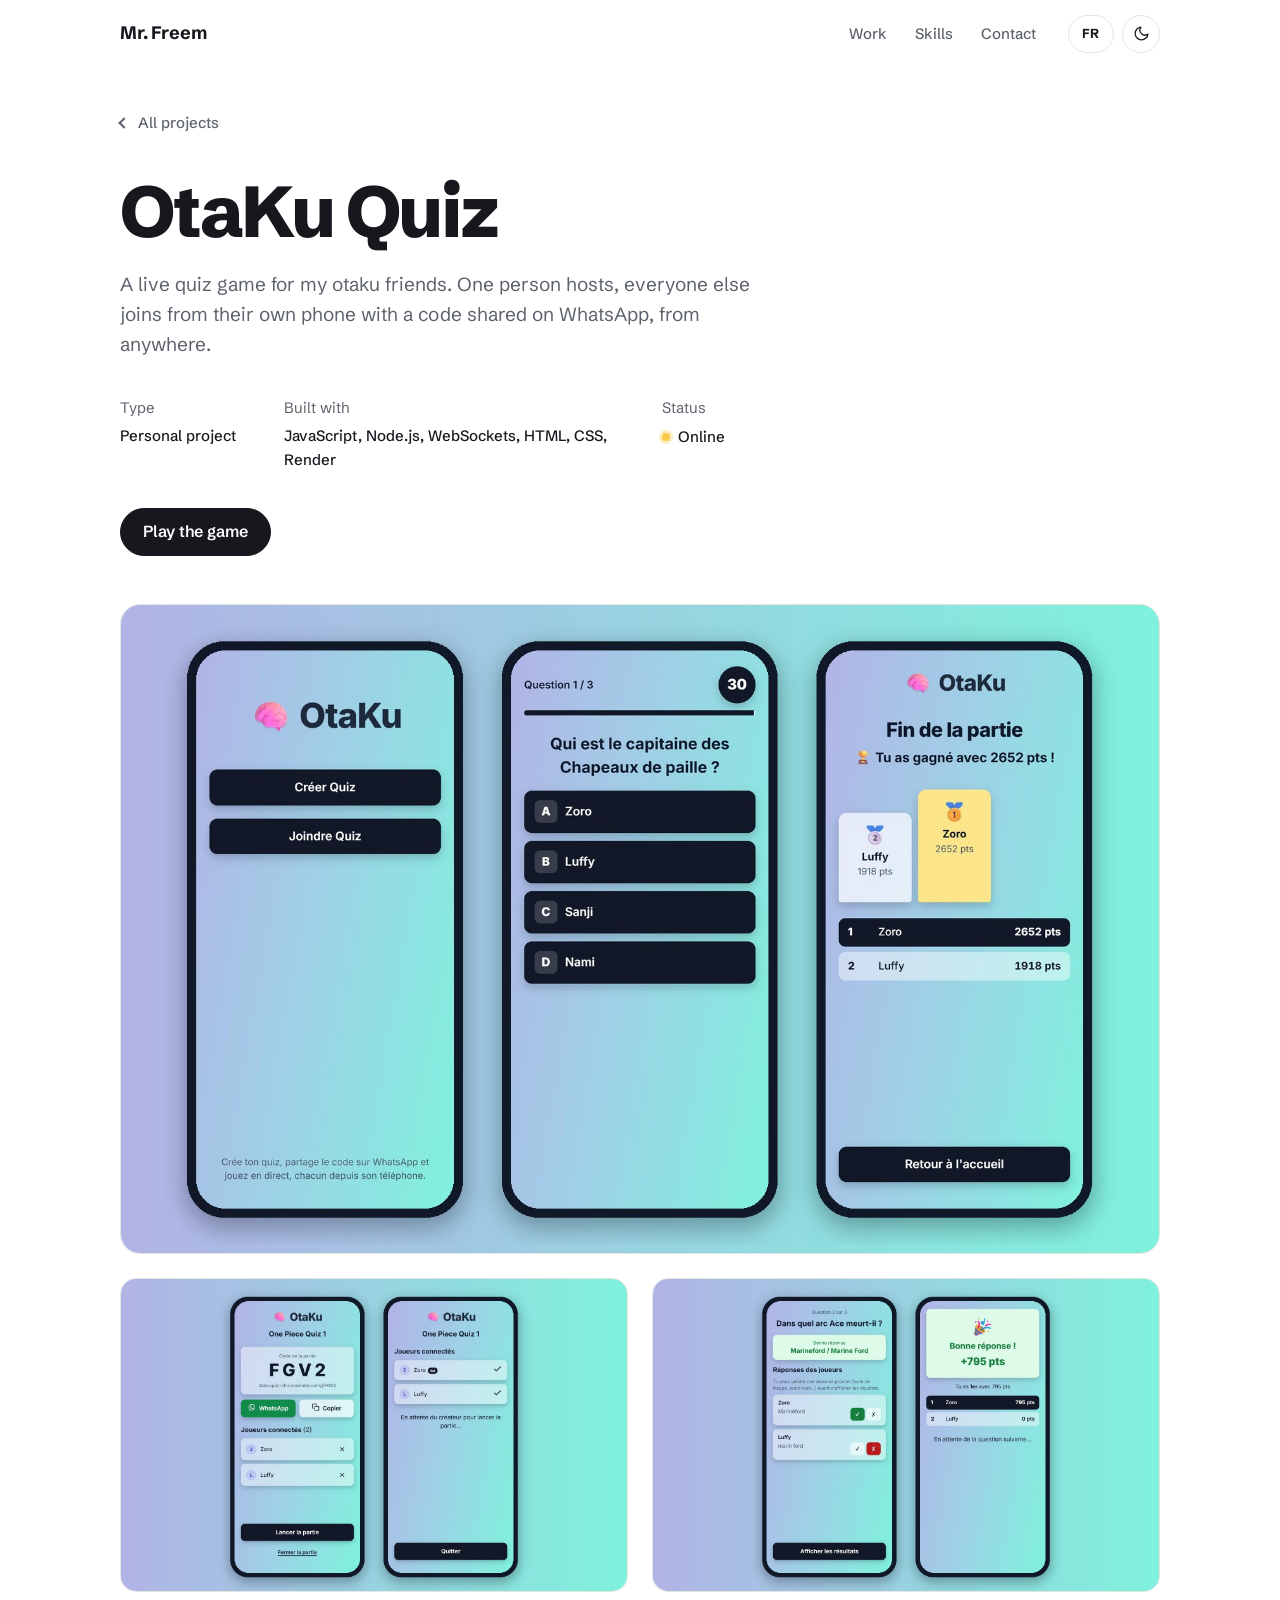
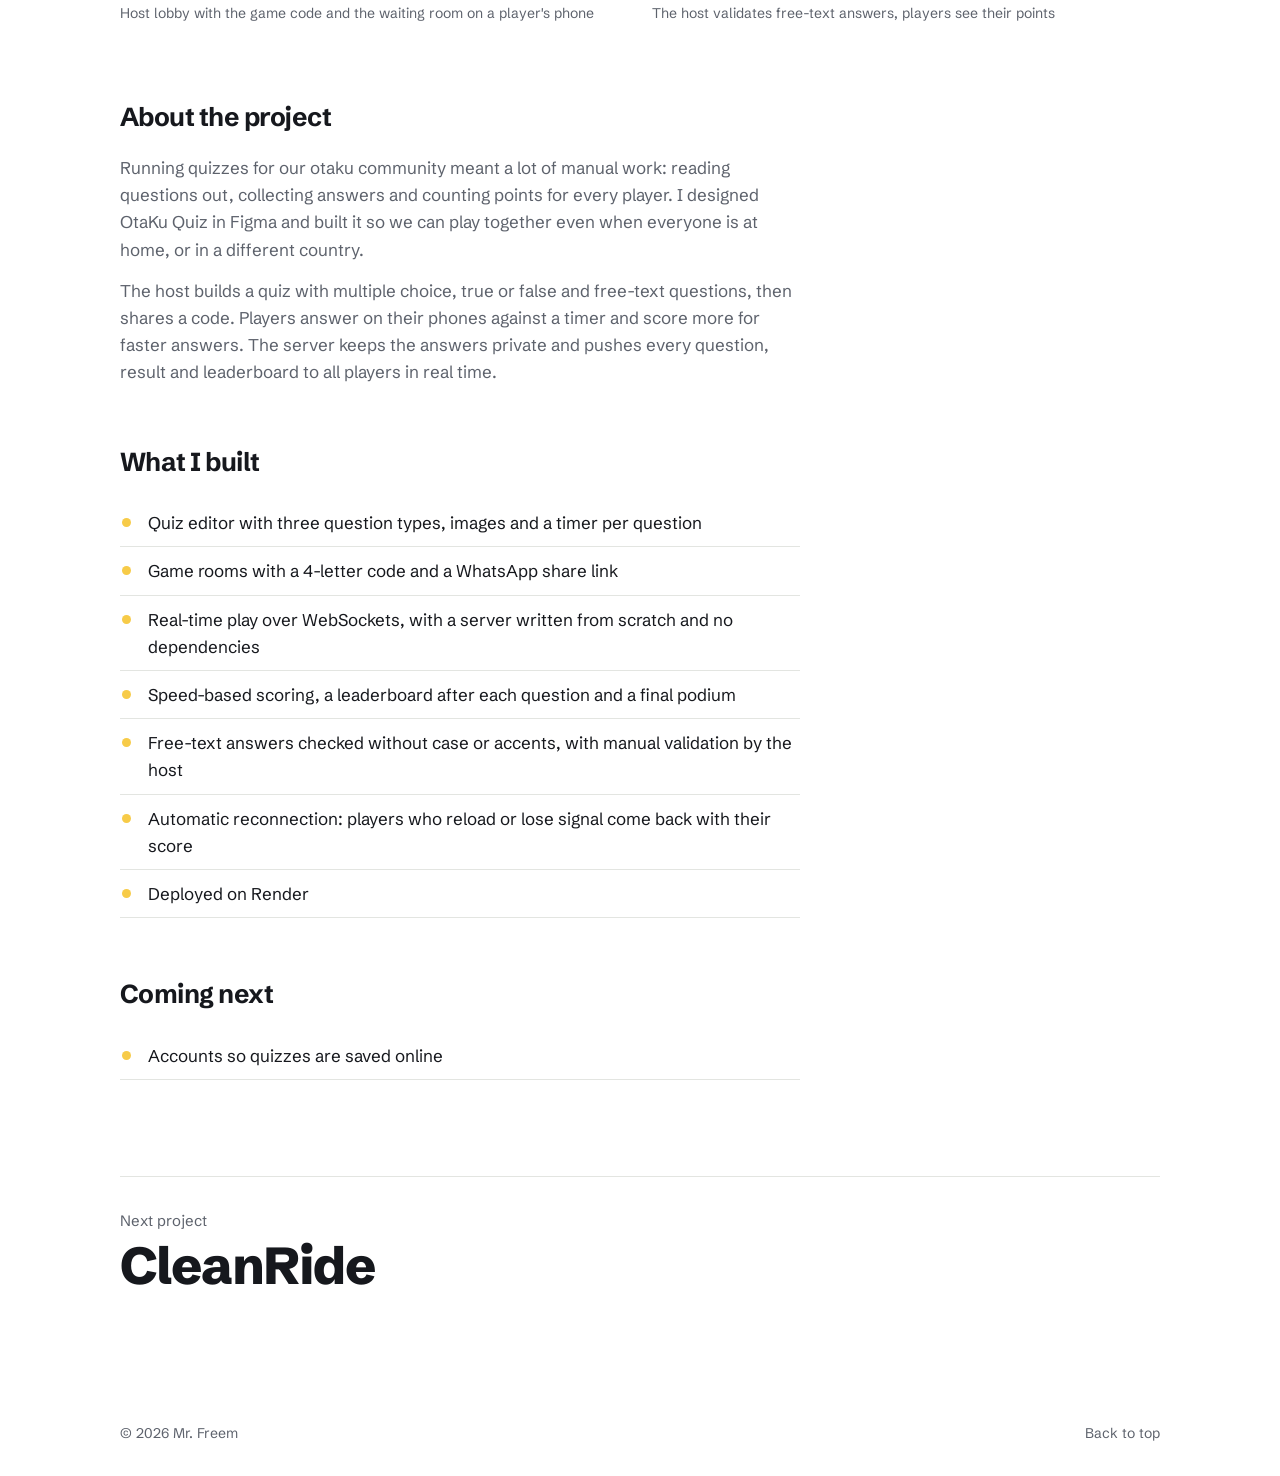
<file: projects/quiz.html>
<!DOCTYPE html>
<html lang="en">
<head>
  <meta charset="UTF-8" />
  <meta name="viewport" content="width=device-width, initial-scale=1.0" />
  <title>OtaKu Quiz | Mr. Freem</title>
  <meta name="description" content="A live quiz game for my otaku friends. One person hosts, everyone else joins from their own phone with a code shared on WhatsApp, from anywhere." />
  <meta name="theme-color" content="#ffffff" />
  <meta property="og:type" content="article" />
  <meta property="og:title" content="OtaKu Quiz | Mr. Freem" />
  <meta property="og:description" content="A live quiz game for my otaku friends. One person hosts, everyone else joins from their own phone with a code shared on WhatsApp, from anywhere." />
  <link rel="icon" href="data:image/svg+xml,<svg xmlns='http://www.w3.org/2000/svg' viewBox='0 0 64 64'><circle cx='32' cy='32' r='32' fill='%23F7CB48'/><text x='50%' y='56%' dominant-baseline='middle' text-anchor='middle' font-family='Arial' font-weight='700' font-size='34' fill='%2316181d'>F</text></svg>" />
  <script>
    (function () {
      try {
        var saved = localStorage.getItem("theme");
        if (saved === "dark" || (!saved && matchMedia("(prefers-color-scheme: dark)").matches)) {
          document.documentElement.classList.add("dark");
        }
        var lang = localStorage.getItem("lang") || ((navigator.language || "").toLowerCase().indexOf("fr") === 0 ? "fr" : "en");
        if (lang === "fr") {
          document.documentElement.classList.add("i18n-pending");
          setTimeout(function () { document.documentElement.classList.remove("i18n-pending"); }, 1500);
        }
      } catch (e) {}
    })();
  </script>
  <link rel="preconnect" href="https://fonts.googleapis.com" />
  <link rel="preconnect" href="https://fonts.gstatic.com" crossorigin />
  <link href="https://fonts.googleapis.com/css2?family=Schibsted+Grotesk:wght@400;500;600;700;800&display=swap" rel="stylesheet" />
  <link rel="stylesheet" href="../css/style.css" />
</head>
<body>

<a class="skip-link" href="#main">Skip to content</a>

<header class="site-header">
  <div class="container header-inner">
    <a class="brand" href="../index.html">Mr. Freem</a>
    <nav class="nav" aria-label="Main navigation">
      <a href="../index.html#work">Work</a>
      <a href="../index.html#skills">Skills</a>
      <a href="../index.html#contact">Contact</a>
    </nav>
    <div class="header-tools">
      <button type="button" class="lang-btn" id="langToggle" lang="fr" aria-label="Voir le site en français">FR</button>
      <button type="button" class="theme-btn" id="themeToggle" aria-label="Switch to dark mode" aria-pressed="false">
      <svg class="icon-moon" viewBox="0 0 24 24" aria-hidden="true"><path d="M21 12.8A9 9 0 1 1 11.2 3a7 7 0 0 0 9.8 9.8z"/></svg>
      <svg class="icon-sun" viewBox="0 0 24 24" aria-hidden="true"><circle cx="12" cy="12" r="4.5"/><path d="M12 1.5v3M12 19.5v3M4.6 4.6l2.1 2.1M17.3 17.3l2.1 2.1M1.5 12h3M19.5 12h3M4.6 19.4l2.1-2.1M17.3 6.7l2.1-2.1"/></svg>
    </button>
    </div>
  </div>
</header>

<main id="main" class="case container">

  <a class="back-link" href="../index.html#work">All projects</a>

  <header class="case-header">
    <h1>OtaKu Quiz</h1>
    <p class="lede">A live quiz game for my otaku friends. One person hosts, everyone else joins from their own phone with a code shared on WhatsApp, from anywhere.</p>

    <dl class="case-meta">
      <div><dt>Type</dt><dd>Personal project</dd></div>
      <div><dt>Built with</dt><dd>JavaScript, Node.js, WebSockets, HTML, CSS, Render</dd></div>
      <div><dt>Status</dt><dd><span class="status status-live">Online</span></dd></div>
    </dl>

      <div class="case-actions">
        <a class="btn btn-solid" href="https://otakuquiz-zlnr.onrender.com" target="_blank" rel="noopener noreferrer">Play the game</a>
      </div>
  </header>

  <!-- Screenshot: images/projects/quiz.jpg (a placeholder shows until it exists) -->
  <div class="cover cover-large" data-label="OtaKu Quiz">
    <img src="../images/projects/quiz.jpg" alt="Screenshot of OtaKu Quiz" />
  </div>

  <div class="gallery">
    <figure>
      <img src="../images/projects/quiz-lobby.jpg" alt="Host lobby with the game code and the waiting room on a player&#x27;s phone" loading="lazy" />
      <figcaption>Host lobby with the game code and the waiting room on a player's phone</figcaption>
    </figure>
    <figure>
      <img src="../images/projects/quiz-review.jpg" alt="The host validates free-text answers, players see their points" loading="lazy" />
      <figcaption>The host validates free-text answers, players see their points</figcaption>
    </figure>
  </div>

  <div class="case-body">
      <section class="case-section">
        <h2>About the project</h2>
        <p>Running quizzes for our otaku community meant a lot of manual work: reading questions out, collecting answers and counting points for every player. I designed OtaKu Quiz in Figma and built it so we can play together even when everyone is at home, or in a different country.</p>
        <p>The host builds a quiz with multiple choice, true or false and free-text questions, then shares a code. Players answer on their phones against a timer and score more for faster answers. The server keeps the answers private and pushes every question, result and leaderboard to all players in real time.</p>
      </section>

      <section class="case-section">
        <h2>What I built</h2>
        <ul class="checklist">
          <li>Quiz editor with three question types, images and a timer per question</li>
          <li>Game rooms with a 4-letter code and a WhatsApp share link</li>
          <li>Real-time play over WebSockets, with a server written from scratch and no dependencies</li>
          <li>Speed-based scoring, a leaderboard after each question and a final podium</li>
          <li>Free-text answers checked without case or accents, with manual validation by the host</li>
          <li>Automatic reconnection: players who reload or lose signal come back with their score</li>
          <li>Deployed on Render</li>
        </ul>
      </section>

      <section class="case-section">
        <h2>Coming next</h2>
        <ul class="checklist">
          <li>Accounts so quizzes are saved online</li>
        </ul>
      </section>
  </div>

  <a class="next-project" href="carwash.html">
    <span>Next project</span>
    <strong>CleanRide</strong>
  </a>

</main>

<footer class="site-footer">
  <div class="container footer-inner">
    <p>© <span id="year"></span> Mr. Freem</p>
    <a href="#main">Back to top</a>
  </div>
</footer>

<script src="../js/i18n.js"></script>
<script src="../js/main.js"></script>
</body>
</html>
</file>
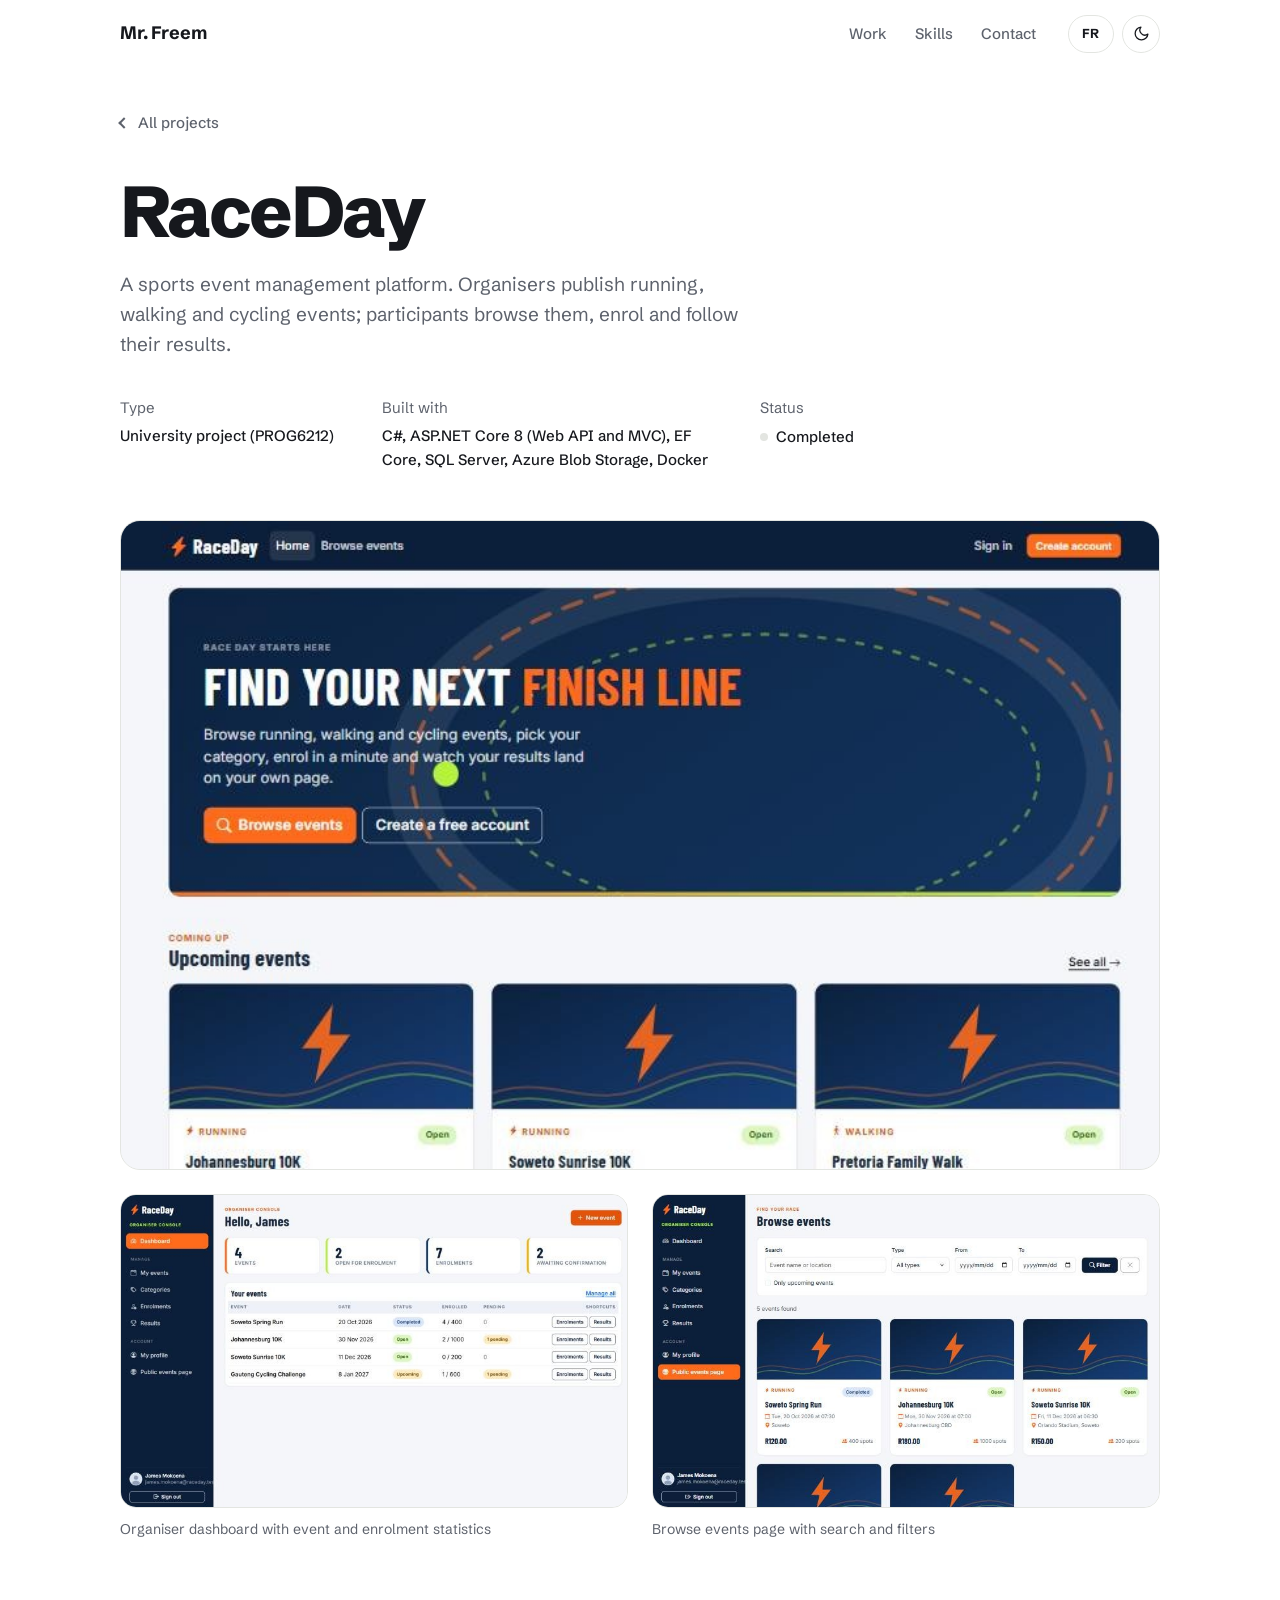
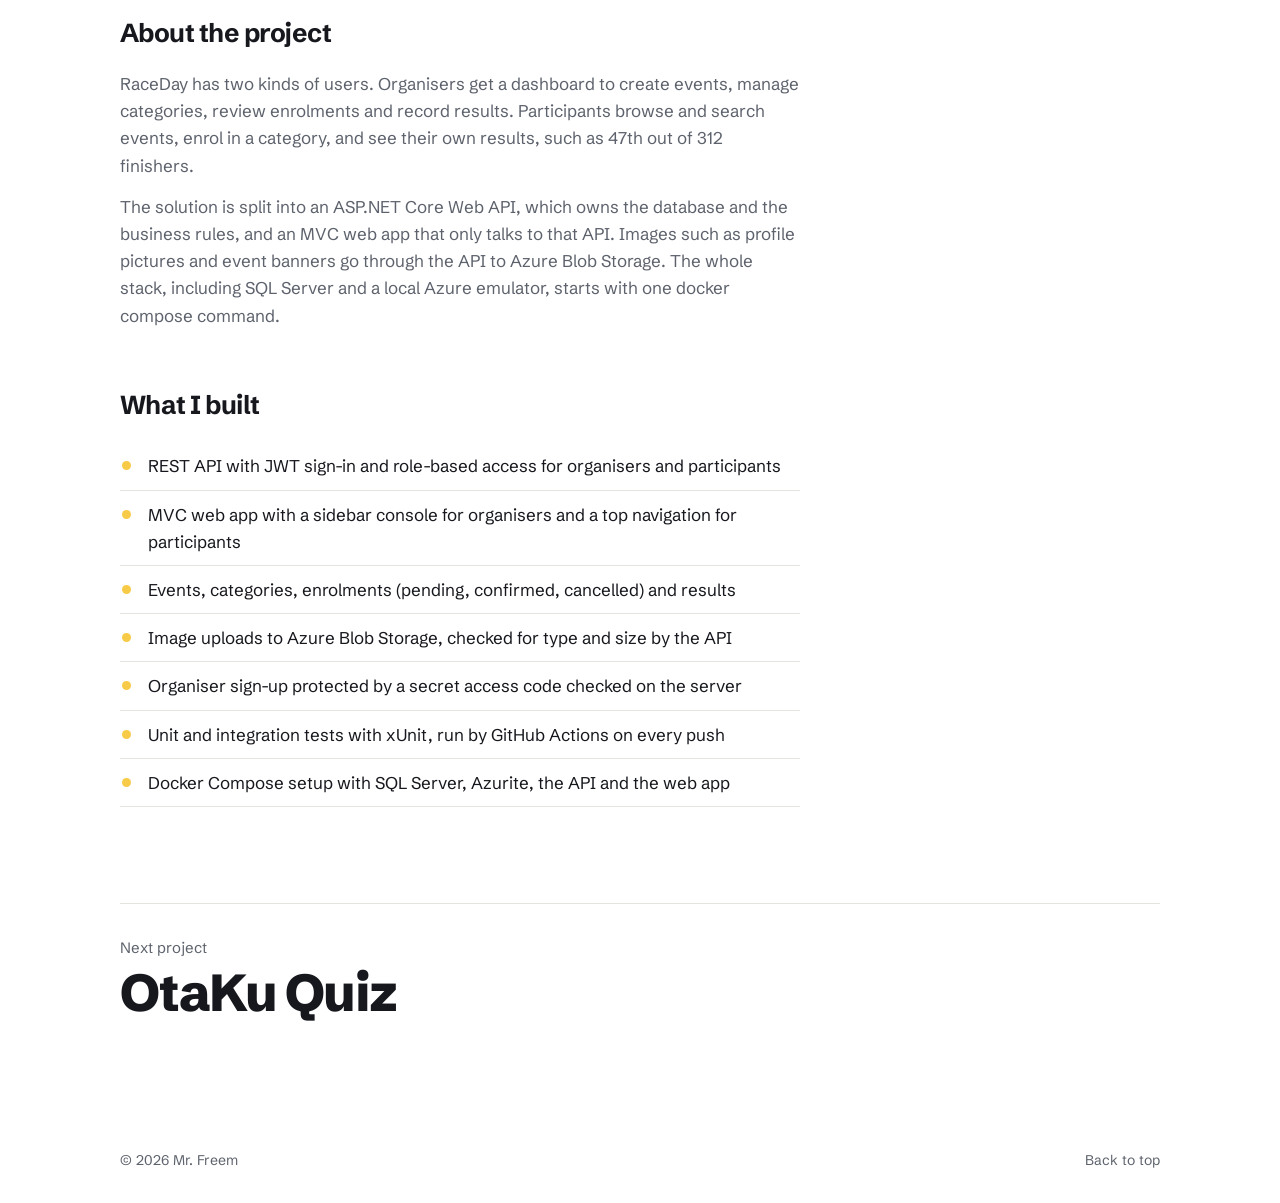
<file: projects/raceday.html>
<!DOCTYPE html>
<html lang="en">
<head>
  <meta charset="UTF-8" />
  <meta name="viewport" content="width=device-width, initial-scale=1.0" />
  <title>RaceDay | Mr. Freem</title>
  <meta name="description" content="A sports event management platform. Organisers publish running, walking and cycling events; participants browse them, enrol and follow their results." />
  <meta name="theme-color" content="#ffffff" />
  <meta property="og:type" content="article" />
  <meta property="og:title" content="RaceDay | Mr. Freem" />
  <meta property="og:description" content="A sports event management platform. Organisers publish running, walking and cycling events; participants browse them, enrol and follow their results." />
  <link rel="icon" href="data:image/svg+xml,<svg xmlns='http://www.w3.org/2000/svg' viewBox='0 0 64 64'><circle cx='32' cy='32' r='32' fill='%23F7CB48'/><text x='50%' y='56%' dominant-baseline='middle' text-anchor='middle' font-family='Arial' font-weight='700' font-size='34' fill='%2316181d'>F</text></svg>" />
  <script>
    (function () {
      try {
        var saved = localStorage.getItem("theme");
        if (saved === "dark" || (!saved && matchMedia("(prefers-color-scheme: dark)").matches)) {
          document.documentElement.classList.add("dark");
        }
        var lang = localStorage.getItem("lang") || ((navigator.language || "").toLowerCase().indexOf("fr") === 0 ? "fr" : "en");
        if (lang === "fr") {
          document.documentElement.classList.add("i18n-pending");
          setTimeout(function () { document.documentElement.classList.remove("i18n-pending"); }, 1500);
        }
      } catch (e) {}
    })();
  </script>
  <link rel="preconnect" href="https://fonts.googleapis.com" />
  <link rel="preconnect" href="https://fonts.gstatic.com" crossorigin />
  <link href="https://fonts.googleapis.com/css2?family=Schibsted+Grotesk:wght@400;500;600;700;800&display=swap" rel="stylesheet" />
  <link rel="stylesheet" href="../css/style.css" />
</head>
<body>

<a class="skip-link" href="#main">Skip to content</a>

<header class="site-header">
  <div class="container header-inner">
    <a class="brand" href="../index.html">Mr. Freem</a>
    <nav class="nav" aria-label="Main navigation">
      <a href="../index.html#work">Work</a>
      <a href="../index.html#skills">Skills</a>
      <a href="../index.html#contact">Contact</a>
    </nav>
    <div class="header-tools">
      <button type="button" class="lang-btn" id="langToggle" lang="fr" aria-label="Voir le site en français">FR</button>
      <button type="button" class="theme-btn" id="themeToggle" aria-label="Switch to dark mode" aria-pressed="false">
      <svg class="icon-moon" viewBox="0 0 24 24" aria-hidden="true"><path d="M21 12.8A9 9 0 1 1 11.2 3a7 7 0 0 0 9.8 9.8z"/></svg>
      <svg class="icon-sun" viewBox="0 0 24 24" aria-hidden="true"><circle cx="12" cy="12" r="4.5"/><path d="M12 1.5v3M12 19.5v3M4.6 4.6l2.1 2.1M17.3 17.3l2.1 2.1M1.5 12h3M19.5 12h3M4.6 19.4l2.1-2.1M17.3 6.7l2.1-2.1"/></svg>
    </button>
    </div>
  </div>
</header>

<main id="main" class="case container">

  <a class="back-link" href="../index.html#work">All projects</a>

  <header class="case-header">
    <h1>RaceDay</h1>
    <p class="lede">A sports event management platform. Organisers publish running, walking and cycling events; participants browse them, enrol and follow their results.</p>

    <dl class="case-meta">
      <div><dt>Type</dt><dd>University project (PROG6212)</dd></div>
      <div><dt>Built with</dt><dd>C#, ASP.NET Core 8 (Web API and MVC), EF Core, SQL Server, Azure Blob Storage, Docker</dd></div>
      <div><dt>Status</dt><dd><span class="status">Completed</span></dd></div>
    </dl>
  </header>

  <!-- Screenshot: images/projects/raceday.jpg (a placeholder shows until it exists) -->
  <div class="cover cover-large" data-label="RaceDay">
    <img src="../images/projects/raceday.jpg" alt="Screenshot of RaceDay" />
  </div>

  <div class="gallery">
    <figure>
      <img src="../images/projects/raceday-dashboard.jpg" alt="Organiser dashboard with event and enrolment statistics" loading="lazy" />
      <figcaption>Organiser dashboard with event and enrolment statistics</figcaption>
    </figure>
    <figure>
      <img src="../images/projects/raceday-events.jpg" alt="Browse events page with search and filters" loading="lazy" />
      <figcaption>Browse events page with search and filters</figcaption>
    </figure>
  </div>

  <div class="case-body">
      <section class="case-section">
        <h2>About the project</h2>
        <p>RaceDay has two kinds of users. Organisers get a dashboard to create events, manage categories, review enrolments and record results. Participants browse and search events, enrol in a category, and see their own results, such as 47th out of 312 finishers.</p>
        <p>The solution is split into an ASP.NET Core Web API, which owns the database and the business rules, and an MVC web app that only talks to that API. Images such as profile pictures and event banners go through the API to Azure Blob Storage. The whole stack, including SQL Server and a local Azure emulator, starts with one docker compose command.</p>
      </section>

      <section class="case-section">
        <h2>What I built</h2>
        <ul class="checklist">
          <li>REST API with JWT sign-in and role-based access for organisers and participants</li>
          <li>MVC web app with a sidebar console for organisers and a top navigation for participants</li>
          <li>Events, categories, enrolments (pending, confirmed, cancelled) and results</li>
          <li>Image uploads to Azure Blob Storage, checked for type and size by the API</li>
          <li>Organiser sign-up protected by a secret access code checked on the server</li>
          <li>Unit and integration tests with xUnit, run by GitHub Actions on every push</li>
          <li>Docker Compose setup with SQL Server, Azurite, the API and the web app</li>
        </ul>
      </section>
  </div>

  <a class="next-project" href="quiz.html">
    <span>Next project</span>
    <strong>OtaKu Quiz</strong>
  </a>

</main>

<footer class="site-footer">
  <div class="container footer-inner">
    <p>© <span id="year"></span> Mr. Freem</p>
    <a href="#main">Back to top</a>
  </div>
</footer>

<script src="../js/i18n.js"></script>
<script src="../js/main.js"></script>
</body>
</html>
</file>
<file: css/style.css>
/* =========================================================
   Mr. Freem | portfolio
   Minimal light design, yellow kept as the one brand accent.
   ========================================================= */

:root {
  --paper: #ffffff;
  --surface: #f4f5f3;
  --ink: #16181d;
  --muted: #5d626c;
  --line: #e3e5e1;
  --yellow: #f7cb48;
  --yellow-ink: #6b5200; /* readable text on light backgrounds */

  --font: "Schibsted Grotesk", system-ui, -apple-system, "Segoe UI", Roboto, Arial, sans-serif;

  --max: 1120px;
  --gutter: clamp(20px, 5vw, 40px);
  --header-h: 68px;
}

.dark {
  --paper: #121316;
  --surface: #1a1c20;
  --ink: #eceae4;
  --muted: #9b9fa8;
  --line: #2a2d33;
  --yellow-ink: #f7cb48;
  color-scheme: dark;
}

*,
*::before,
*::after {
  box-sizing: border-box;
}

* {
  margin: 0;
}

html {
  scroll-behavior: smooth;
  scroll-padding-top: var(--header-h);
}

body {
  font-family: var(--font);
  font-size: 17px;
  line-height: 1.6;
  color: var(--ink);
  background: var(--paper);
  -webkit-font-smoothing: antialiased;
  text-rendering: optimizeLegibility;
}

img,
svg {
  display: block;
  max-width: 100%;
}

a {
  color: inherit;
}

ul,
ol {
  padding: 0;
  list-style: none;
}

.container {
  width: 100%;
  max-width: var(--max);
  margin-inline: auto;
  padding-inline: var(--gutter);
}

:focus-visible {
  outline: 2px solid var(--ink);
  outline-offset: 3px;
  border-radius: 4px;
}

.skip-link {
  position: absolute;
  left: 16px;
  top: -60px;
  z-index: 100;
  padding: 10px 16px;
  background: var(--ink);
  color: var(--paper);
  border-radius: 8px;
  text-decoration: none;
}

.skip-link:focus {
  top: 12px;
}

/* ================= HEADER ================= */

.site-header {
  position: sticky;
  top: 0;
  z-index: 50;
  height: var(--header-h);
  background: color-mix(in srgb, var(--paper) 85%, transparent);
  backdrop-filter: saturate(160%) blur(12px);
  -webkit-backdrop-filter: saturate(160%) blur(12px);
  border-bottom: 1px solid transparent;
  transition: border-color 0.2s ease;
}

.site-header.is-scrolled {
  border-bottom-color: var(--line);
}

.header-inner {
  height: 100%;
  display: flex;
  align-items: center;
  gap: 32px;
}

.brand {
  font-weight: 700;
  font-size: 18px;
  letter-spacing: -0.01em;
  text-decoration: none;
  margin-right: auto;
}

.nav {
  display: flex;
  gap: 28px;
}

.nav a {
  font-size: 15px;
  font-weight: 500;
  color: var(--muted);
  text-decoration: none;
  transition: color 0.15s ease;
}

.nav a:hover {
  color: var(--ink);
}

.theme-btn {
  width: 38px;
  height: 38px;
  display: grid;
  place-items: center;
  border: 1px solid var(--line);
  border-radius: 50%;
  background: transparent;
  color: var(--ink);
  cursor: pointer;
  transition: background 0.15s ease;
}

.theme-btn:hover {
  background: var(--surface);
}

.theme-btn svg {
  width: 17px;
  height: 17px;
  fill: none;
  stroke: currentColor;
  stroke-width: 1.8;
  stroke-linecap: round;
  stroke-linejoin: round;
}

.theme-btn .icon-sun,
.dark .theme-btn .icon-moon {
  display: none;
}

.dark .theme-btn .icon-sun {
  display: block;
}

.header-tools {
  display: flex;
  align-items: center;
  gap: 8px;
}

.lang-btn {
  height: 38px;
  min-width: 46px;
  padding: 0 12px;
  border: 1px solid var(--line);
  border-radius: 999px;
  background: transparent;
  color: var(--ink);
  font: inherit;
  font-size: 13px;
  font-weight: 700;
  letter-spacing: 0.02em;
  cursor: pointer;
  transition: background 0.15s ease;
}

.lang-btn:hover {
  background: var(--surface);
}

.lang-btn:focus-visible,
.theme-btn:focus-visible {
  outline: 2px solid var(--ink);
  outline-offset: 2px;
}

/* Hide the page for a moment while French replaces the English text */
.i18n-pending body {
  visibility: hidden;
}

/* ================= HERO ================= */

.hero {
  display: grid;
  grid-template-columns: minmax(0, 1.35fr) minmax(0, 1fr);
  align-items: center;
  gap: clamp(40px, 6vw, 96px);
  min-height: calc(100svh - var(--header-h));
  padding-block: 64px 96px;
}

.hello {
  font-size: 18px;
  font-weight: 500;
  color: var(--muted);
  margin-bottom: 16px;
}

.hero h1 {
  font-size: clamp(44px, 6.6vw, 84px);
  line-height: 1.02;
  letter-spacing: -0.035em;
  font-weight: 800;
  max-width: 11ch;
}

.lede {
  margin-top: 28px;
  max-width: 34em;
  font-size: 19px;
  color: var(--muted);
}

.hero-actions {
  display: flex;
  flex-wrap: wrap;
  gap: 12px;
  margin-top: 36px;
}

.btn {
  display: inline-flex;
  align-items: center;
  justify-content: center;
  height: 48px;
  padding: 0 22px;
  border-radius: 999px;
  font: inherit;
  font-size: 16px;
  font-weight: 600;
  text-decoration: none;
  cursor: pointer;
  transition: background 0.15s ease, color 0.15s ease, border-color 0.15s ease;
}

.btn-solid {
  background: var(--ink);
  color: var(--paper);
  border: 1px solid var(--ink);
}

.btn-solid:hover {
  background: var(--yellow);
  border-color: var(--yellow);
  color: #16181d;
}

.btn-ghost {
  background: transparent;
  color: var(--ink);
  border: 1px solid var(--line);
}

.btn-ghost:hover {
  border-color: var(--ink);
}

.socials {
  display: flex;
  flex-wrap: wrap;
  gap: 24px;
  margin-top: 40px;
}

.socials a {
  display: inline-flex;
  align-items: center;
  gap: 8px;
  font-size: 15px;
  font-weight: 500;
  color: var(--muted);
  text-decoration: none;
}

.socials a:hover {
  color: var(--ink);
}

.socials svg {
  width: 18px;
  height: 18px;
  fill: currentColor;
}

/* Portrait on a yellow disc: the one bold element of the page */
.hero-portrait {
  position: relative;
  aspect-ratio: 1;
  width: 100%;
  max-width: 440px;
  justify-self: end;
}

.disc {
  position: absolute;
  inset: 0;
  border-radius: 50%;
  background: var(--yellow);
  transform-origin: 50% 60%;
  animation: disc-in 0.9s cubic-bezier(0.2, 0.8, 0.2, 1) both;
}

.photo-clip {
  /* taller than the disc so the head can rise above it;
     the bottom is rounded to follow the disc exactly (130% tall -> 50/130 = 38.46%) */
  position: absolute;
  left: 0;
  right: 0;
  bottom: 0;
  height: 130%;
  overflow: hidden;
  border-radius: 0 0 50% 50% / 0 0 38.46% 38.46%;
}

.photo-clip img {
  position: absolute;
  left: 50%;
  bottom: 0;
  width: 64%;
  height: 100%;
  object-fit: cover;
  object-position: 50% 15%;
  transform: translateX(-50%);
  border-radius: 999px 999px 0 0;
  animation: photo-in 0.9s 0.15s cubic-bezier(0.2, 0.8, 0.2, 1) both;
}

@keyframes disc-in {
  from { transform: scale(0.6); opacity: 0; }
  to   { transform: scale(1); opacity: 1; }
}

@keyframes photo-in {
  from { transform: translate(-50%, 24px); opacity: 0; }
  to   { transform: translate(-50%, 0); opacity: 1; }
}

/* ================= SECTION TITLES ================= */

.work h2,
.skills h2 {
  font-size: clamp(28px, 3.4vw, 40px);
  line-height: 1.15;
  letter-spacing: -0.025em;
  font-weight: 700;
  margin-bottom: 40px;
}

/* ================= WORK (cards) ================= */

.work {
  padding-block: 96px;
}

.project-grid {
  display: grid;
  grid-template-columns: repeat(2, minmax(0, 1fr));
  gap: 56px 40px;
}

.project-card {
  display: block;
  text-decoration: none;
  color: inherit;
  border-radius: 20px;
}

.project-card:focus-visible {
  outline-offset: 8px;
}

.cover {
  position: relative;
  aspect-ratio: 16 / 10;
  overflow: hidden;
  border-radius: 20px;
  background: var(--surface);
  border: 1px solid var(--line);
}

.cover img {
  width: 100%;
  height: 100%;
  object-fit: cover;
  object-position: left top;
  transition: transform 0.5s cubic-bezier(0.2, 0.8, 0.2, 1);
}

.project-card:hover .cover img {
  transform: scale(1.03);
}

/* Placeholder until a real screenshot is added */
.cover.is-placeholder {
  display: grid;
  place-items: center;
  background:
    radial-gradient(circle at 50% 120%, var(--yellow) 0 34%, transparent 34.2%),
    var(--surface);
}

.cover.is-placeholder img {
  display: none;
}

.cover.is-placeholder::after {
  content: attr(data-label);
  font-size: clamp(24px, 3vw, 36px);
  font-weight: 800;
  letter-spacing: -0.03em;
  color: var(--ink);
  transform: translateY(-14%);
}

.project-card h3 {
  margin-top: 22px;
  font-size: 24px;
  line-height: 1.2;
  letter-spacing: -0.02em;
  font-weight: 700;
  background-image: linear-gradient(var(--yellow), var(--yellow));
  background-size: 0 2px;
  background-position: 0 100%;
  background-repeat: no-repeat;
  transition: background-size 0.3s ease;
}

.project-card h3 {
  display: inline-block;
}

.project-card:hover h3 {
  background-size: 100% 2px;
}

.project-card p {
  margin-top: 8px;
  color: var(--muted);
  max-width: 34em;
}

.tags {
  display: flex;
  flex-wrap: wrap;
  gap: 8px;
  margin-top: 16px;
}

.tags li {
  font-size: 13px;
  font-weight: 500;
  padding: 4px 12px;
  border: 1px solid var(--line);
  border-radius: 999px;
  color: var(--muted);
}

.status {
  display: inline-flex;
  align-items: center;
  gap: 8px;
}

.status::before {
  content: "";
  width: 8px;
  height: 8px;
  border-radius: 50%;
  background: var(--line);
  flex-shrink: 0;
}

.status-live::before {
  background: var(--yellow);
  box-shadow: 0 0 0 3px color-mix(in srgb, var(--yellow) 35%, transparent);
}

/* ================= PROJECT DETAIL PAGES ================= */

.case {
  padding-block: 40px 96px;
}

.back-link {
  display: inline-block;
  font-size: 15px;
  font-weight: 500;
  color: var(--muted);
  text-decoration: none;
}

.back-link::before {
  content: "";
  display: inline-block;
  width: 8px;
  height: 8px;
  margin-right: 10px;
  border-left: 2px solid currentColor;
  border-bottom: 2px solid currentColor;
  transform: translateY(-1px) rotate(45deg);
}

.back-link:hover {
  color: var(--ink);
}

.case-header {
  max-width: 760px;
  padding-block: 40px 48px;
}

.case-header h1 {
  font-size: clamp(42px, 6vw, 72px);
  line-height: 1.02;
  letter-spacing: -0.035em;
  font-weight: 800;
}

.case-header .lede {
  margin-top: 20px;
}

.case-meta {
  display: grid;
  grid-template-columns: repeat(3, auto);
  justify-content: start;
  gap: 16px 48px;
  margin-top: 36px;
  font-size: 15px;
}

.case-meta dt {
  color: var(--muted);
  margin-bottom: 4px;
}

.case-meta dd {
  margin: 0;
  font-weight: 500;
  max-width: 22em;
}

.case-actions {
  display: flex;
  flex-wrap: wrap;
  gap: 12px;
  margin-top: 36px;
}

.cover-large {
  aspect-ratio: 16 / 10;
}

.case-body {
  max-width: 680px;
  margin-top: 72px;
}

.case-section + .case-section {
  margin-top: 56px;
}

.case-section h2 {
  font-size: 26px;
  letter-spacing: -0.02em;
  font-weight: 700;
  margin-bottom: 16px;
}

.case-section p + p {
  margin-top: 14px;
}

.case-section p {
  color: var(--muted);
}

.checklist li {
  position: relative;
  padding: 10px 0 10px 28px;
  border-bottom: 1px solid var(--line);
}

.checklist li::before {
  content: "";
  position: absolute;
  left: 2px;
  top: 19px;
  width: 9px;
  height: 9px;
  border-radius: 50%;
  background: var(--yellow);
}

.next-project {
  display: flex;
  flex-direction: column;
  gap: 4px;
  margin-top: 96px;
  padding-top: 32px;
  border-top: 1px solid var(--line);
  text-decoration: none;
}

.next-project span {
  font-size: 15px;
  color: var(--muted);
}

.next-project strong {
  font-size: clamp(32px, 4.5vw, 52px);
  line-height: 1.1;
  letter-spacing: -0.03em;
  font-weight: 800;
  align-self: flex-start;
  background-image: linear-gradient(var(--yellow), var(--yellow));
  background-size: 0 4px;
  background-position: 0 100%;
  background-repeat: no-repeat;
  transition: background-size 0.3s ease;
}

.next-project:hover strong {
  background-size: 100% 4px;
}

/* ================= SKILLS ================= */

.skills {
  padding-block: 32px 112px;
}

.skill-columns {
  display: grid;
  grid-template-columns: repeat(3, minmax(0, 1fr));
  gap: 40px;
}

.skill-columns h3 {
  font-size: 18px;
  font-weight: 700;
  padding-bottom: 14px;
  margin-bottom: 14px;
  border-bottom: 2px solid var(--yellow);
}

.skill-columns li {
  padding-block: 6px;
  color: var(--muted);
}

/* ================= SERVICES ================= */

.services {
  padding-block: 32px 112px;
}

.services h2 {
  font-size: clamp(28px, 3.4vw, 40px);
  line-height: 1.15;
  letter-spacing: -0.025em;
  font-weight: 700;
  margin-bottom: 12px;
}

.services-intro {
  color: var(--muted);
  max-width: 38em;
  margin-bottom: 40px;
}

.service-grid {
  display: grid;
  grid-template-columns: repeat(4, minmax(0, 1fr));
  gap: 20px;
}

.service-card {
  display: flex;
  flex-direction: column;
  gap: 10px;
  padding: 26px 24px;
  border: 1px solid var(--line);
  border-radius: 20px;
  background: var(--paper);
  transition: border-color 0.2s ease, transform 0.2s ease;
}

.service-card:hover {
  border-color: var(--yellow);
  transform: translateY(-2px);
}

.service-card h3 {
  font-size: 20px;
  line-height: 1.2;
  letter-spacing: -0.02em;
  font-weight: 700;
}

.service-card p {
  color: var(--muted);
  font-size: 15px;
}

.service-card .price {
  margin-top: auto;
  padding-top: 14px;
  border-top: 2px solid var(--yellow);
  color: var(--ink);
  font-size: 16px;
  font-weight: 700;
}

.services-actions {
  display: flex;
  flex-wrap: wrap;
  align-items: center;
  gap: 16px 24px;
  margin-top: 36px;
}

.services-note {
  color: var(--muted);
  font-size: 14px;
}

@media (max-width: 1000px) {
  .service-grid {
    grid-template-columns: repeat(2, minmax(0, 1fr));
  }
}

@media (max-width: 560px) {
  .services {
    padding-block: 16px 80px;
  }

  .service-grid {
    grid-template-columns: 1fr;
  }
}

/* ================= CONTACT ================= */

.contact {
  background: var(--surface);
  padding-block: 112px;
}

.contact-inner {
  display: grid;
  grid-template-columns: minmax(0, 1fr) minmax(0, 1fr);
  gap: clamp(40px, 6vw, 96px);
  align-items: start;
}

.contact h2 {
  font-size: clamp(36px, 4.6vw, 56px);
  line-height: 1.05;
  letter-spacing: -0.03em;
  font-weight: 800;
}

.contact-copy p {
  margin-top: 20px;
  max-width: 28em;
  color: var(--muted);
}

.contact-email {
  display: inline-block;
  margin-top: 28px;
  font-size: clamp(18px, 2vw, 22px);
  font-weight: 600;
  text-decoration: underline;
  text-decoration-thickness: 2px;
  text-underline-offset: 6px;
  text-decoration-color: var(--yellow);
  overflow-wrap: anywhere;
}

.contact-email:hover {
  text-decoration-color: currentColor;
}

.contact-form {
  display: grid;
  gap: 18px;
  padding: clamp(24px, 4vw, 36px);
  background: var(--paper);
  border: 1px solid var(--line);
  border-radius: 20px;
}

.field label {
  display: block;
  font-size: 14px;
  font-weight: 600;
  margin-bottom: 6px;
}

.optional {
  font-weight: 400;
  color: var(--muted);
}

.field input,
.field textarea {
  width: 100%;
  padding: 12px 14px;
  font: inherit;
  font-size: 16px;
  color: var(--ink);
  background: var(--paper);
  border: 1px solid var(--line);
  border-radius: 10px;
  transition: border-color 0.15s ease, box-shadow 0.15s ease;
}

.field textarea {
  resize: vertical;
  min-height: 130px;
}

.field input:focus,
.field textarea:focus {
  outline: none;
  border-color: var(--ink);
  box-shadow: 0 0 0 3px color-mix(in srgb, var(--yellow) 55%, transparent);
}

.contact-form .btn {
  width: 100%;
}

.contact-form .btn:disabled {
  opacity: 0.6;
  cursor: wait;
}

.form-status {
  font-size: 15px;
  min-height: 1.5em;
}

.form-status.success {
  color: #1f7a3a;
}

.form-status.error {
  color: #b42318;
}

.dark .form-status.success {
  color: #7ad69a;
}

.dark .form-status.error {
  color: #ff8f85;
}

/* ================= FOOTER ================= */

.site-footer {
  padding-block: 32px;
  font-size: 14px;
  color: var(--muted);
}

.footer-inner {
  display: flex;
  justify-content: space-between;
  gap: 16px;
}

.footer-inner a {
  text-decoration: none;
}

.footer-inner a:hover {
  color: var(--ink);
}

/* ================= RESPONSIVE ================= */

@media (max-width: 900px) {
  .case-meta {
    grid-template-columns: 1fr;
  }

  .skill-columns {
    grid-template-columns: 1fr 1fr;
  }

  .contact-inner {
    grid-template-columns: 1fr;
  }
}

@media (max-width: 720px) {
  body {
    font-size: 16px;
  }

  .nav {
    gap: 18px;
  }

  .hero {
    grid-template-columns: 1fr;
    min-height: 0;
    padding-block: 104px 72px;
    gap: 40px;
  }

  .hero-portrait {
    order: -1;
    justify-self: start;
    max-width: 240px;
  }

  .lede {
    font-size: 17px;
  }

  .work {
    padding-block: 64px;
  }

  .project-grid {
    grid-template-columns: 1fr;
    gap: 48px;
  }

  .project-card h3 {
    font-size: 22px;
  }

  .cover-large {
    aspect-ratio: 16 / 10;
  }

  .case-header {
    padding-block: 28px 36px;
  }

  .skills {
    padding-block: 16px 80px;
  }

  .skill-columns {
    grid-template-columns: 1fr;
    gap: 32px;
  }

  .contact {
    padding-block: 80px;
  }
}

@media (max-width: 420px) {
  .brand {
    font-size: 16px;
  }

  .nav {
    gap: 14px;
  }

  .nav a {
    font-size: 14px;
  }

  .header-inner {
    gap: 14px;
  }
}

/* Small phones: the links move to a second row under the name and the buttons */
@media (max-width: 480px) {
  :root {
    --header-h: 100px;
  }

  .header-inner {
    flex-wrap: wrap;
    align-content: center;
    column-gap: 12px;
    row-gap: 10px;
  }

  .brand {
    white-space: nowrap;
  }

  .nav {
    order: 3;
    width: 100%;
    gap: 22px;
  }
}

@media (prefers-reduced-motion: reduce) {
  html {
    scroll-behavior: auto;
  }

  *,
  *::before,
  *::after {
    animation: none !important;
    transition: none !important;
  }
}

/* ================= PROJECT GALLERY ================= */

.gallery figure:only-child,
.gallery figure:last-child:nth-child(odd) {
  grid-column: 1 / -1;
}

.gallery {
  display: grid;
  grid-template-columns: repeat(2, minmax(0, 1fr));
  gap: 24px;
  margin-top: 24px;
}

.gallery img {
  aspect-ratio: 800 / 495;
  object-fit: cover;
  object-position: left top;
  width: 100%;
  border-radius: 16px;
  border: 1px solid var(--line);
}

.gallery figcaption {
  margin-top: 10px;
  font-size: 14px;
  color: var(--muted);
}

@media (max-width: 720px) {
  .gallery {
    grid-template-columns: 1fr;
  }
}
</file>
